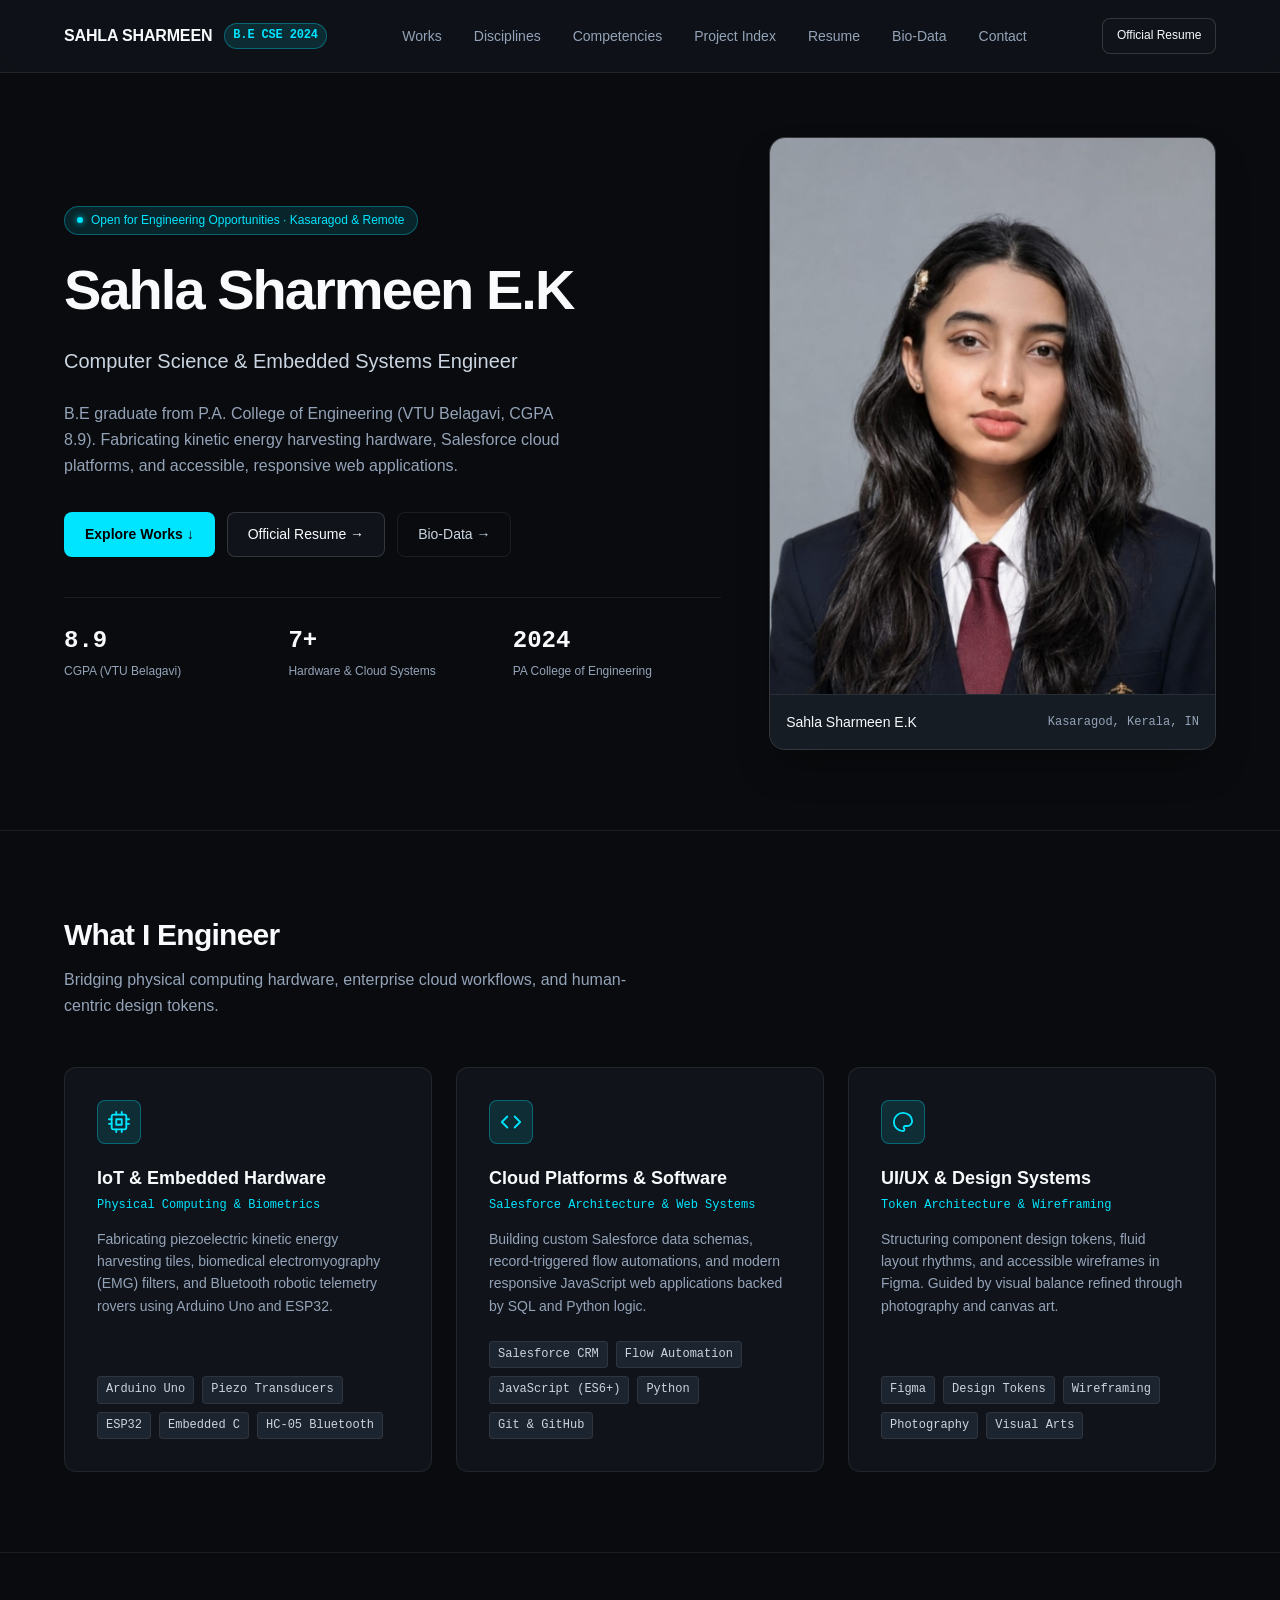
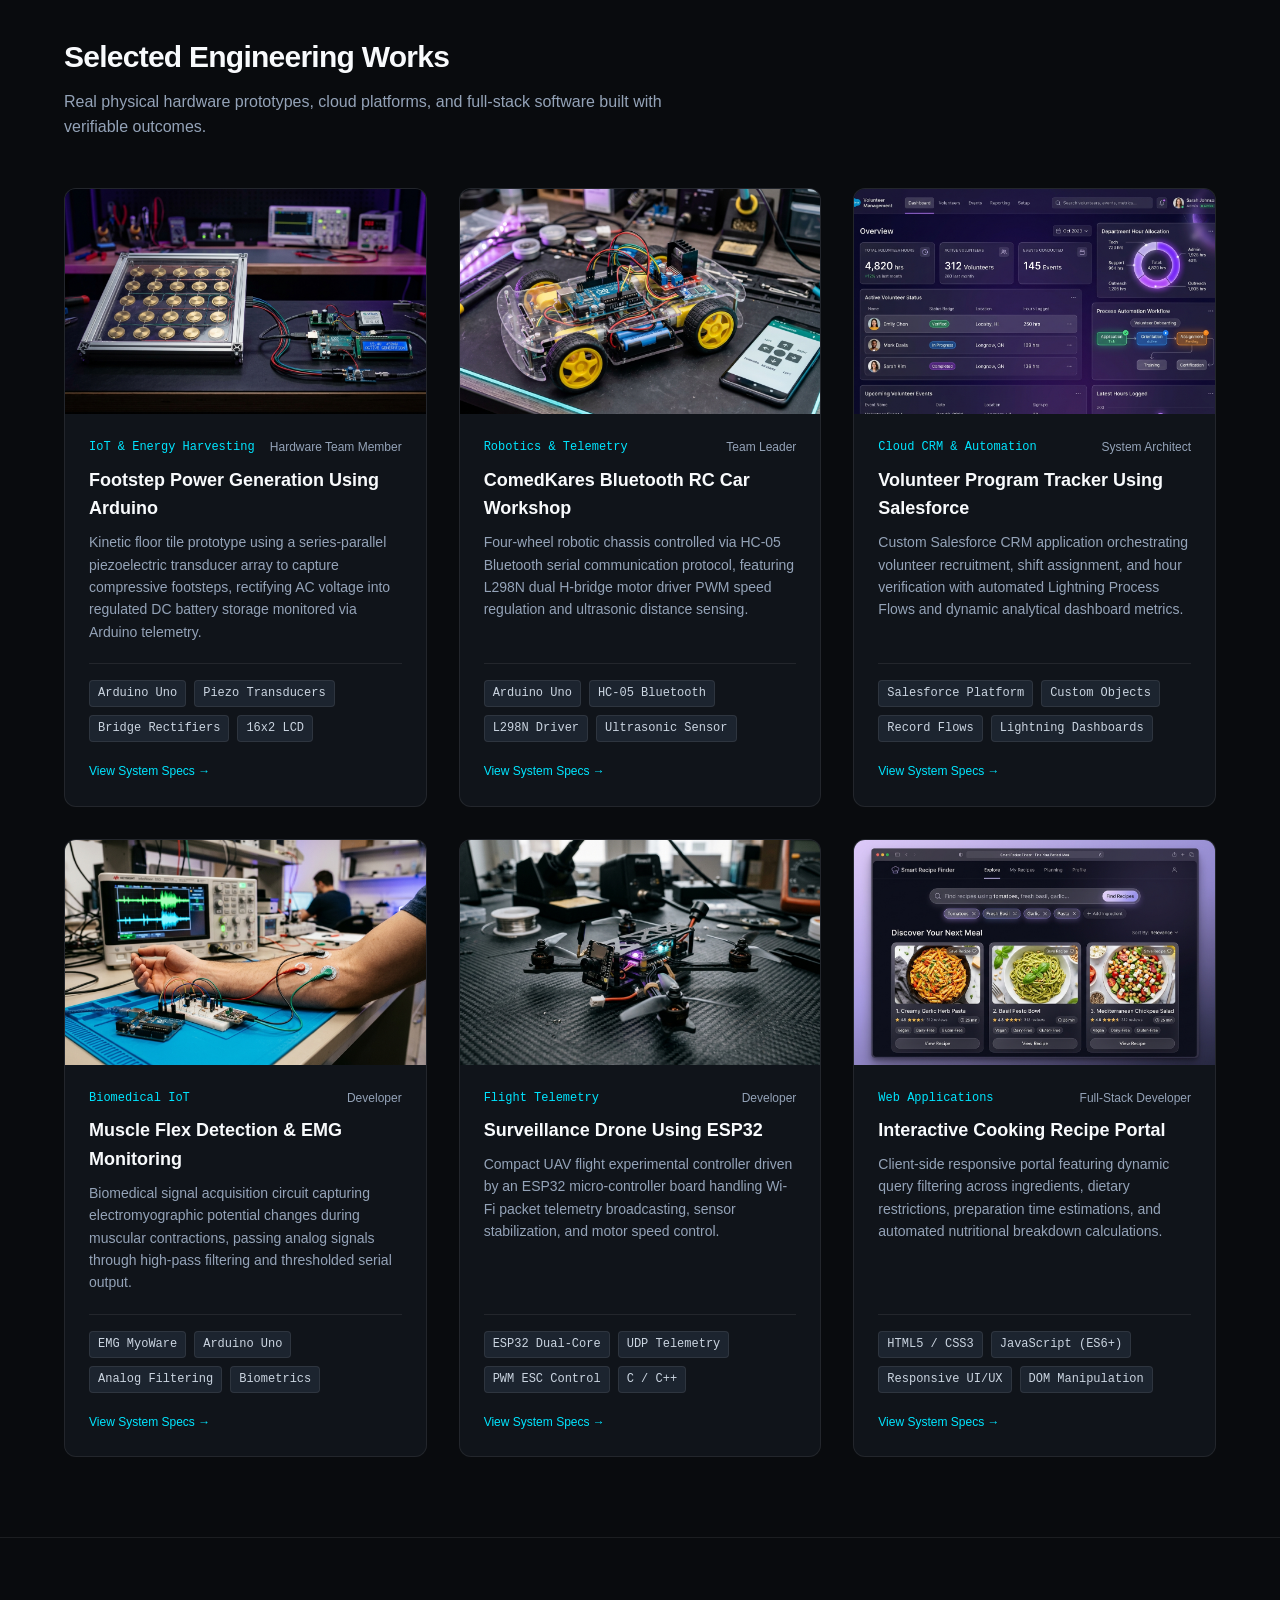
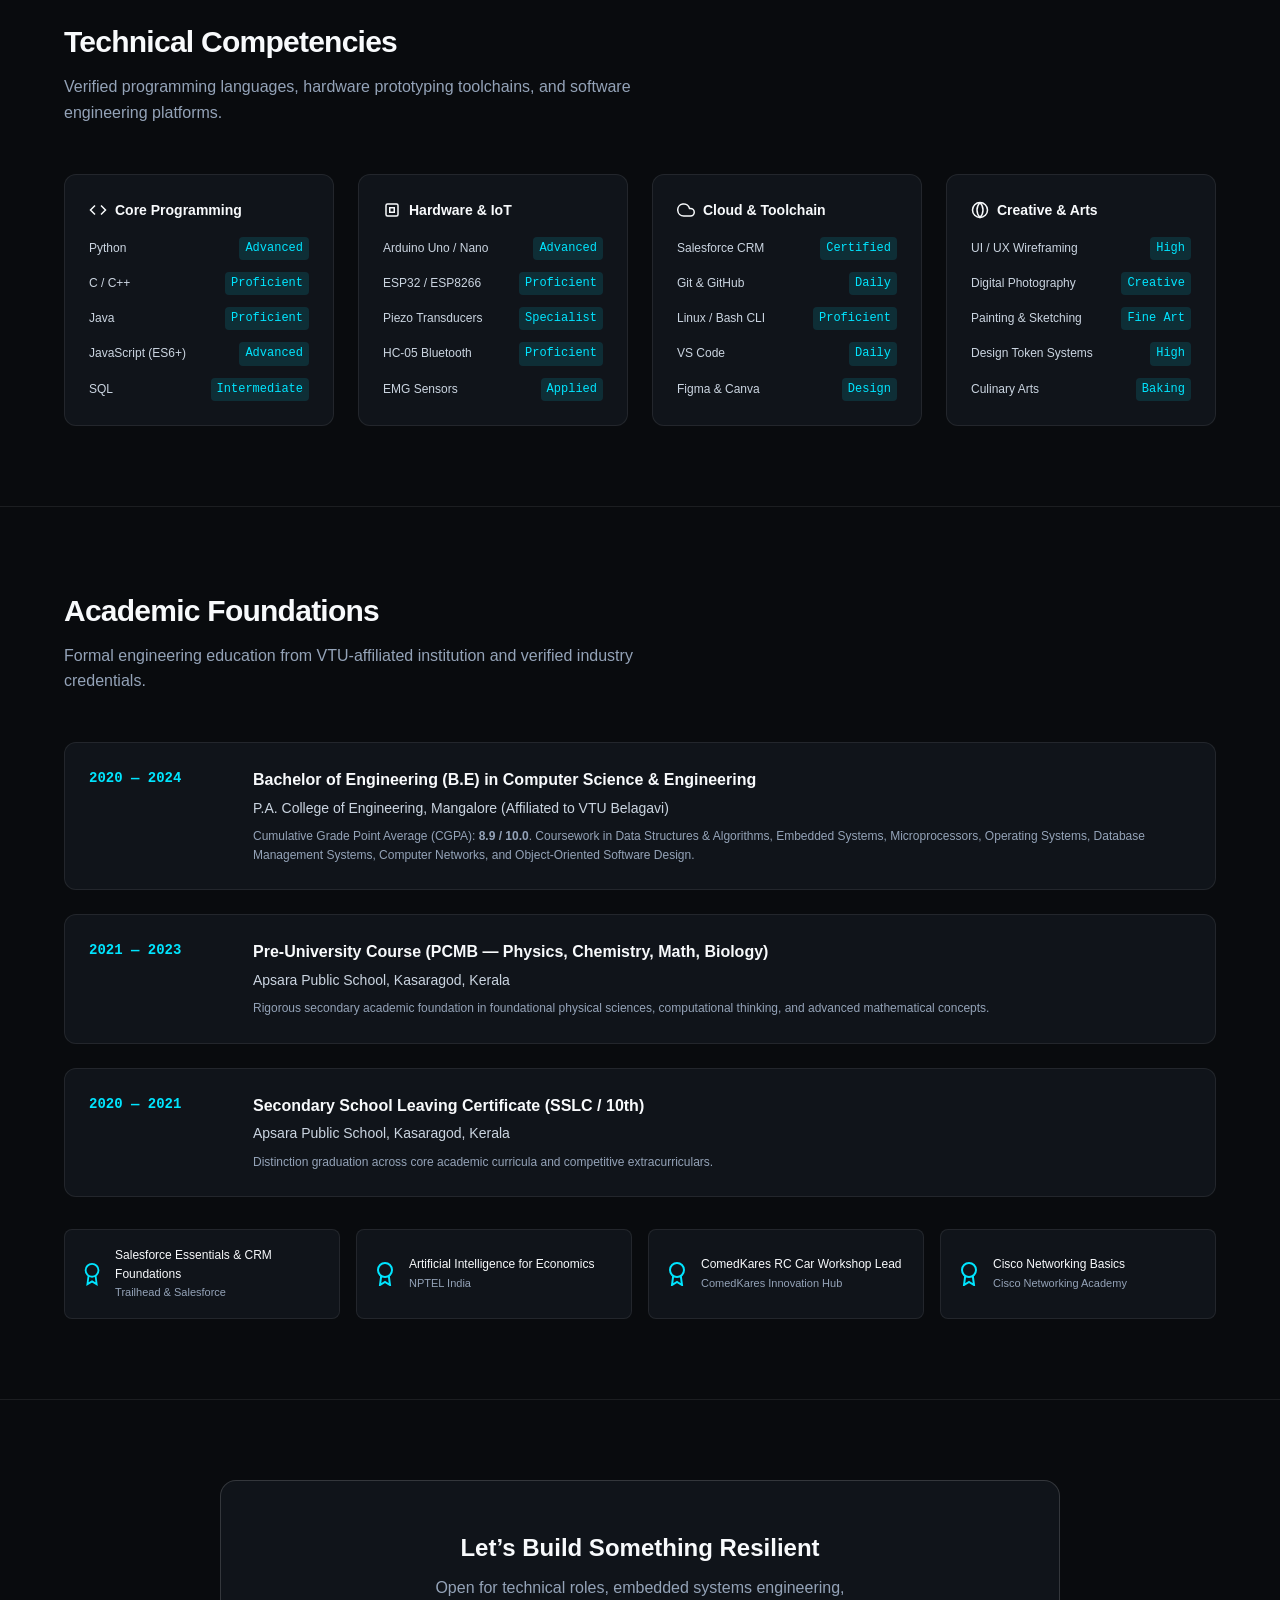
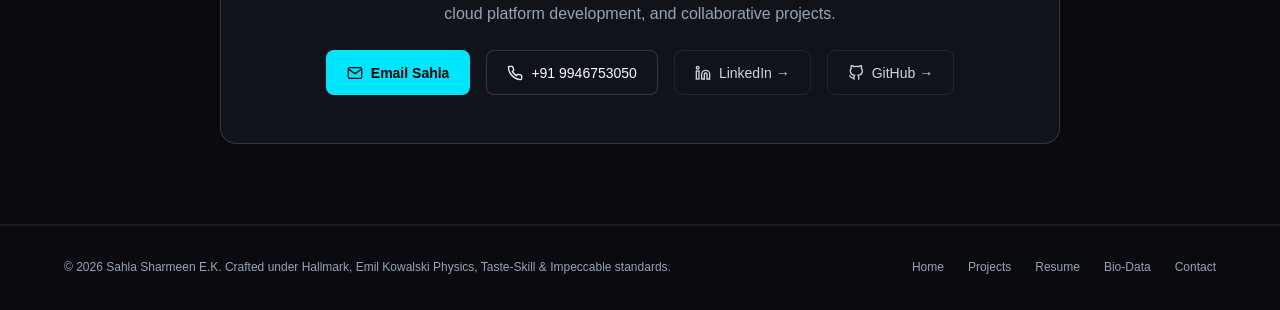
<file: index.html>
<!DOCTYPE html>
<html lang="en">
<head>
  <meta charset="UTF-8">
  <meta name="viewport" content="width=device-width, initial-scale=1.0">
  <title>Sahla Sharmeen E.K — Computer Science & Embedded Systems Engineer</title>
  <meta name="description" content="Engineering portfolio of Sahla Sharmeen E.K. Computer Science graduate (VTU Class of 2024, 8.9 CGPA) developing embedded IoT hardware, kinetic energy harvesters, and scalable cloud systems.">
  <meta name="theme-color" content="#090b0e">
  <meta name="author" content="Sahla Sharmeen E.K">

  <!-- Open Graph -->
  <meta property="og:title" content="Sahla Sharmeen E.K — Computer Science & Embedded Systems Engineer">
  <meta property="og:description" content="Engineering portfolio of Sahla Sharmeen E.K. Kinetic energy harvesting, embedded sensor systems, and responsive web platforms.">
  <meta property="og:type" content="website">
  <meta property="og:url" content="https://shahalasharmeen.github.io/">
  <meta property="og:image" content="assets/images/Passport Size.jpeg">

  <!-- Canonical Stylesheets -->
  <link rel="stylesheet" href="css/tokens.css?v=20261111_scratch">
  <link rel="stylesheet" href="css/style.css?v=20261111_scratch">
</head>
<body>

  <!-- Site Navigation Header -->
  <header class="site-header">
    <div class="container header-inner">
      <a href="index.html" class="brand-logo" aria-label="Sahla Sharmeen Home">
        <span class="brand-name">SAHLA SHARMEEN</span>
        <span class="brand-tag">B.E CSE 2024</span>
      </a>

      <nav class="nav-desktop" aria-label="Main Navigation">
        <a href="#works" class="nav-link">Works</a>
        <a href="#disciplines" class="nav-link">Disciplines</a>
        <a href="#skills" class="nav-link">Competencies</a>
        <a href="projects.html" class="nav-link">Project Index</a>
        <a href="resume.html" class="nav-link">Resume</a>
        <a href="biodata.html" class="nav-link">Bio-Data</a>
        <a href="contact.html" class="nav-link">Contact</a>
      </nav>

      <div class="header-actions">
        <a href="resume.html" class="btn btn-secondary btn-sm">Official Resume</a>
        <button type="button" class="mobile-toggle" id="mobileMenuToggle" aria-label="Toggle navigation menu" aria-expanded="false">
          <svg width="22" height="22" viewBox="0 0 24 24" fill="none" stroke="currentColor" stroke-width="2" stroke-linecap="round" stroke-linejoin="round">
            <line x1="3" y1="12" x2="21" y2="12"></line>
            <line x1="3" y1="6" x2="21" y2="6"></line>
            <line x1="3" y1="18" x2="21" y2="18"></line>
          </svg>
        </button>
      </div>
    </div>
  </header>

  <!-- Mobile Drawer Menu -->
  <div class="mobile-drawer" id="mobileNavDrawer" aria-hidden="true">
    <a href="index.html" class="mobile-nav-link active">Home</a>
    <a href="#works" class="mobile-nav-link">Selected Works</a>
    <a href="#disciplines" class="mobile-nav-link">Disciplines</a>
    <a href="#skills" class="mobile-nav-link">Competencies</a>
    <a href="projects.html" class="mobile-nav-link">Projects Index</a>
    <a href="resume.html" class="mobile-nav-link">Official Resume</a>
    <a href="biodata.html" class="mobile-nav-link">Bio-Data</a>
    <a href="contact.html" class="mobile-nav-link">Contact</a>
  </div>

  <main id="main">

    <!-- 1. Editorial Hero Section -->
    <section class="hero-section" aria-label="Introduction">
      <div class="container hero-grid">
        <div class="hero-content">
          <div class="hero-status">
            <span class="status-indicator"></span>
            Open for Engineering Opportunities · Kasaragod &amp; Remote
          </div>

          <h1 class="hero-title">Sahla Sharmeen E.K</h1>
          <div class="hero-discipline">Computer Science &amp; Embedded Systems Engineer</div>

          <p class="hero-lead">
            B.E graduate from P.A. College of Engineering (VTU Belagavi, CGPA 8.9). Fabricating kinetic energy harvesting hardware, Salesforce cloud platforms, and accessible, responsive web applications.
          </p>

          <div class="hero-actions">
            <a href="#works" class="btn btn-primary">Explore Works ↓</a>
            <a href="resume.html" class="btn btn-secondary">Official Resume &rarr;</a>
            <a href="biodata.html" class="btn btn-ghost">Bio-Data &rarr;</a>
          </div>

          <div class="hero-metrics">
            <div class="metric-item">
              <span class="metric-val">8.9</span>
              <span class="metric-lbl">CGPA (VTU Belagavi)</span>
            </div>
            <div class="metric-item">
              <span class="metric-val">7+</span>
              <span class="metric-lbl">Hardware &amp; Cloud Systems</span>
            </div>
            <div class="metric-item">
              <span class="metric-val">2024</span>
              <span class="metric-lbl">PA College of Engineering</span>
            </div>
          </div>
        </div>

        <!-- Architectural Portrait Frame -->
        <div class="hero-portrait-frame">
          <div class="portrait-image-wrap">
            <img src="assets/images/Passport Size.jpeg" alt="Sahla Sharmeen E.K" class="portrait-img" loading="eager" fetchpriority="high">
          </div>
          <div class="portrait-caption-bar">
            <span class="portrait-name">Sahla Sharmeen E.K</span>
            <span class="portrait-sub">Kasaragod, Kerala, IN</span>
          </div>
        </div>
      </div>
    </section>

    <!-- 2. Engineering Disciplines Section -->
    <section class="section" id="disciplines" aria-label="What I Engineer">
      <div class="container">
        <div class="section-header">
          <h2 class="section-title">What I Engineer</h2>
          <p class="section-subtitle">Bridging physical computing hardware, enterprise cloud workflows, and human-centric design tokens.</p>
        </div>

        <div class="disciplines-grid">
          <!-- Card 1: Hardware & IoT -->
          <article class="discipline-card">
            <div class="discipline-icon">
              <svg width="22" height="22" viewBox="0 0 24 24" fill="none" stroke="currentColor" stroke-width="2" stroke-linecap="round" stroke-linejoin="round">
                <rect x="4" y="4" width="16" height="16" rx="2"></rect>
                <rect x="9" y="9" width="6" height="6"></rect>
                <line x1="9" y1="1" x2="9" y2="4"></line>
                <line x1="15" y1="1" x2="15" y2="4"></line>
                <line x1="9" y1="20" x2="9" y2="23"></line>
                <line x1="15" y1="20" x2="15" y2="23"></line>
                <line x1="20" y1="9" x2="23" y2="9"></line>
                <line x1="20" y1="14" x2="23" y2="14"></line>
                <line x1="1" y1="9" x2="4" y2="9"></line>
                <line x1="1" y1="14" x2="4" y2="14"></line>
              </svg>
            </div>
            <h3 class="discipline-title">IoT &amp; Embedded Hardware</h3>
            <div class="discipline-focus">Physical Computing &amp; Biometrics</div>
            <p class="discipline-desc">
              Fabricating piezoelectric kinetic energy harvesting tiles, biomedical electromyography (EMG) filters, and Bluetooth robotic telemetry rovers using Arduino Uno and ESP32.
            </p>
            <div class="discipline-tags">
              <span class="tech-tag">Arduino Uno</span>
              <span class="tech-tag">Piezo Transducers</span>
              <span class="tech-tag">ESP32</span>
              <span class="tech-tag">Embedded C</span>
              <span class="tech-tag">HC-05 Bluetooth</span>
            </div>
          </article>

          <!-- Card 2: Cloud & Software -->
          <article class="discipline-card">
            <div class="discipline-icon">
              <svg width="22" height="22" viewBox="0 0 24 24" fill="none" stroke="currentColor" stroke-width="2" stroke-linecap="round" stroke-linejoin="round">
                <polyline points="16 18 22 12 16 6"></polyline>
                <polyline points="8 6 2 12 8 18"></polyline>
              </svg>
            </div>
            <h3 class="discipline-title">Cloud Platforms &amp; Software</h3>
            <div class="discipline-focus">Salesforce Architecture &amp; Web Systems</div>
            <p class="discipline-desc">
              Building custom Salesforce data schemas, record-triggered flow automations, and modern responsive JavaScript web applications backed by SQL and Python logic.
            </p>
            <div class="discipline-tags">
              <span class="tech-tag">Salesforce CRM</span>
              <span class="tech-tag">Flow Automation</span>
              <span class="tech-tag">JavaScript (ES6+)</span>
              <span class="tech-tag">Python</span>
              <span class="tech-tag">Git &amp; GitHub</span>
            </div>
          </article>

          <!-- Card 3: UI/UX & Design Systems -->
          <article class="discipline-card">
            <div class="discipline-icon">
              <svg width="22" height="22" viewBox="0 0 24 24" fill="none" stroke="currentColor" stroke-width="2" stroke-linecap="round" stroke-linejoin="round">
                <path d="M12 2C6.5 2 2 6.5 2 12s4.5 10 10 10c.926 0 1.648-.746 1.648-1.688 0-.437-.18-.835-.437-1.125-.29-.289-.438-.652-.438-1.125a1.64 1.64 0 0 1 1.668-1.668h1.996c3.051 0 5.555-2.503 5.555-5.554C21.965 6.012 17.461 2 12 2z"></path>
              </svg>
            </div>
            <h3 class="discipline-title">UI/UX &amp; Design Systems</h3>
            <div class="discipline-focus">Token Architecture &amp; Wireframing</div>
            <p class="discipline-desc">
              Structuring component design tokens, fluid layout rhythms, and accessible wireframes in Figma. Guided by visual balance refined through photography and canvas art.
            </p>
            <div class="discipline-tags">
              <span class="tech-tag">Figma</span>
              <span class="tech-tag">Design Tokens</span>
              <span class="tech-tag">Wireframing</span>
              <span class="tech-tag">Photography</span>
              <span class="tech-tag">Visual Arts</span>
            </div>
          </article>
        </div>
      </div>
    </section>

    <!-- 3. Selected Engineering Works -->
    <section class="section" id="works" aria-label="Selected Engineering Works">
      <div class="container">
        <div class="section-header">
          <h2 class="section-title">Selected Engineering Works</h2>
          <p class="section-subtitle">Real physical hardware prototypes, cloud platforms, and full-stack software built with verifiable outcomes.</p>
        </div>

        <div class="works-grid">

          <!-- Project 1: Footstep Power -->
          <article class="work-card">
            <div class="work-thumbnail-wrap">
              <img src="assets/images/projects/footstep-power.jpg" alt="Footstep Power Generation using Piezoelectric Sensors" class="work-img" loading="lazy">
            </div>
            <div class="work-body">
              <div class="work-category-row">
                <span class="work-category">IoT &amp; Energy Harvesting</span>
                <span class="work-role">Hardware Team Member</span>
              </div>
              <h3 class="work-title">Footstep Power Generation Using Arduino</h3>
              <p class="work-desc">
                Kinetic floor tile prototype using a series-parallel piezoelectric transducer array to capture compressive footsteps, rectifying AC voltage into regulated DC battery storage monitored via Arduino telemetry.
              </p>
              <div class="work-specs">
                <span class="tech-tag">Arduino Uno</span>
                <span class="tech-tag">Piezo Transducers</span>
                <span class="tech-tag">Bridge Rectifiers</span>
                <span class="tech-tag">16x2 LCD</span>
              </div>
              <div class="work-footer">
                <a href="projects.html#footstep-power" class="work-link">View System Specs &rarr;</a>
              </div>
            </div>
          </article>

          <!-- Project 2: Bluetooth RC Car -->
          <article class="work-card">
            <div class="work-thumbnail-wrap">
              <img src="assets/images/projects/bluetooth-rc-car.jpg" alt="ComedKares Bluetooth RC Car Workshop Rover" class="work-img" loading="lazy">
            </div>
            <div class="work-body">
              <div class="work-category-row">
                <span class="work-category">Robotics &amp; Telemetry</span>
                <span class="work-role">Team Leader</span>
              </div>
              <h3 class="work-title">ComedKares Bluetooth RC Car Workshop</h3>
              <p class="work-desc">
                Four-wheel robotic chassis controlled via HC-05 Bluetooth serial communication protocol, featuring L298N dual H-bridge motor driver PWM speed regulation and ultrasonic distance sensing.
              </p>
              <div class="work-specs">
                <span class="tech-tag">Arduino Uno</span>
                <span class="tech-tag">HC-05 Bluetooth</span>
                <span class="tech-tag">L298N Driver</span>
                <span class="tech-tag">Ultrasonic Sensor</span>
              </div>
              <div class="work-footer">
                <a href="projects.html#rc-car" class="work-link">View System Specs &rarr;</a>
              </div>
            </div>
          </article>

          <!-- Project 3: Salesforce Volunteer Tracker -->
          <article class="work-card">
            <div class="work-thumbnail-wrap">
              <img src="assets/images/projects/salesforce-tracker.jpg" alt="Salesforce Volunteer Program Tracker CRM" class="work-img" loading="lazy">
            </div>
            <div class="work-body">
              <div class="work-category-row">
                <span class="work-category">Cloud CRM &amp; Automation</span>
                <span class="work-role">System Architect</span>
              </div>
              <h3 class="work-title">Volunteer Program Tracker Using Salesforce</h3>
              <p class="work-desc">
                Custom Salesforce CRM application orchestrating volunteer recruitment, shift assignment, and hour verification with automated Lightning Process Flows and dynamic analytical dashboard metrics.
              </p>
              <div class="work-specs">
                <span class="tech-tag">Salesforce Platform</span>
                <span class="tech-tag">Custom Objects</span>
                <span class="tech-tag">Record Flows</span>
                <span class="tech-tag">Lightning Dashboards</span>
              </div>
              <div class="work-footer">
                <a href="projects.html#salesforce-tracker" class="work-link">View System Specs &rarr;</a>
              </div>
            </div>
          </article>

          <!-- Project 4: EMG Biomedical Health Sensor -->
          <article class="work-card">
            <div class="work-thumbnail-wrap">
              <img src="assets/images/projects/emg-sensor.jpg" alt="Muscle Flex Detection &amp; IoT Monitoring EMG" class="work-img" loading="lazy">
            </div>
            <div class="work-body">
              <div class="work-category-row">
                <span class="work-category">Biomedical IoT</span>
                <span class="work-role">Developer</span>
              </div>
              <h3 class="work-title">Muscle Flex Detection &amp; EMG Monitoring</h3>
              <p class="work-desc">
                Biomedical signal acquisition circuit capturing electromyographic potential changes during muscular contractions, passing analog signals through high-pass filtering and thresholded serial output.
              </p>
              <div class="work-specs">
                <span class="tech-tag">EMG MyoWare</span>
                <span class="tech-tag">Arduino Uno</span>
                <span class="tech-tag">Analog Filtering</span>
                <span class="tech-tag">Biometrics</span>
              </div>
              <div class="work-footer">
                <a href="projects.html#emg-sensor" class="work-link">View System Specs &rarr;</a>
              </div>
            </div>
          </article>

          <!-- Project 5: ESP32 Surveillance Drone -->
          <article class="work-card">
            <div class="work-thumbnail-wrap">
              <img src="assets/images/projects/surveillance-drone.jpg" alt="Surveillance Drone Platform using ESP32" class="work-img" loading="lazy">
            </div>
            <div class="work-body">
              <div class="work-category-row">
                <span class="work-category">Flight Telemetry</span>
                <span class="work-role">Developer</span>
              </div>
              <h3 class="work-title">Surveillance Drone Using ESP32</h3>
              <p class="work-desc">
                Compact UAV flight experimental controller driven by an ESP32 micro-controller board handling Wi-Fi packet telemetry broadcasting, sensor stabilization, and motor speed control.
              </p>
              <div class="work-specs">
                <span class="tech-tag">ESP32 Dual-Core</span>
                <span class="tech-tag">UDP Telemetry</span>
                <span class="tech-tag">PWM ESC Control</span>
                <span class="tech-tag">C / C++</span>
              </div>
              <div class="work-footer">
                <a href="projects.html#drone" class="work-link">View System Specs &rarr;</a>
              </div>
            </div>
          </article>

          <!-- Project 6: Recipe Portal -->
          <article class="work-card">
            <div class="work-thumbnail-wrap">
              <img src="assets/images/projects/recipe-portal.jpg" alt="Cooking Recipe &amp; Dietary Portal" class="work-img" loading="lazy">
            </div>
            <div class="work-body">
              <div class="work-category-row">
                <span class="work-category">Web Applications</span>
                <span class="work-role">Full-Stack Developer</span>
              </div>
              <h3 class="work-title">Interactive Cooking Recipe Portal</h3>
              <p class="work-desc">
                Client-side responsive portal featuring dynamic query filtering across ingredients, dietary restrictions, preparation time estimations, and automated nutritional breakdown calculations.
              </p>
              <div class="work-specs">
                <span class="tech-tag">HTML5 / CSS3</span>
                <span class="tech-tag">JavaScript (ES6+)</span>
                <span class="tech-tag">Responsive UI/UX</span>
                <span class="tech-tag">DOM Manipulation</span>
              </div>
              <div class="work-footer">
                <a href="projects.html#recipe-portal" class="work-link">View System Specs &rarr;</a>
              </div>
            </div>
          </article>

        </div>
      </div>
    </section>

    <!-- 4. Technical Competencies Matrix -->
    <section class="section" id="skills" aria-label="Technical Competencies">
      <div class="container">
        <div class="section-header">
          <h2 class="section-title">Technical Competencies</h2>
          <p class="section-subtitle">Verified programming languages, hardware prototyping toolchains, and software engineering platforms.</p>
        </div>

        <div class="skills-matrix">
          <!-- Column 1: Core Languages -->
          <div class="skill-category-box">
            <h3 class="skill-cat-title">
              <svg width="18" height="18" viewBox="0 0 24 24" fill="none" stroke="currentColor" stroke-width="2"><polyline points="16 18 22 12 16 6"></polyline><polyline points="8 6 2 12 8 18"></polyline></svg>
              Core Programming
            </h3>
            <ul class="skill-list">
              <li class="skill-row"><span class="skill-name">Python</span><span class="skill-level-badge">Advanced</span></li>
              <li class="skill-row"><span class="skill-name">C / C++</span><span class="skill-level-badge">Proficient</span></li>
              <li class="skill-row"><span class="skill-name">Java</span><span class="skill-level-badge">Proficient</span></li>
              <li class="skill-row"><span class="skill-name">JavaScript (ES6+)</span><span class="skill-level-badge">Advanced</span></li>
              <li class="skill-row"><span class="skill-name">SQL</span><span class="skill-level-badge">Intermediate</span></li>
            </ul>
          </div>

          <!-- Column 2: Hardware & Embedded -->
          <div class="skill-category-box">
            <h3 class="skill-cat-title">
              <svg width="18" height="18" viewBox="0 0 24 24" fill="none" stroke="currentColor" stroke-width="2"><rect x="4" y="4" width="16" height="16" rx="2"></rect><rect x="9" y="9" width="6" height="6"></rect></svg>
              Hardware &amp; IoT
            </h3>
            <ul class="skill-list">
              <li class="skill-row"><span class="skill-name">Arduino Uno / Nano</span><span class="skill-level-badge">Advanced</span></li>
              <li class="skill-row"><span class="skill-name">ESP32 / ESP8266</span><span class="skill-level-badge">Proficient</span></li>
              <li class="skill-row"><span class="skill-name">Piezo Transducers</span><span class="skill-level-badge">Specialist</span></li>
              <li class="skill-row"><span class="skill-name">HC-05 Bluetooth</span><span class="skill-level-badge">Proficient</span></li>
              <li class="skill-row"><span class="skill-name">EMG Sensors</span><span class="skill-level-badge">Applied</span></li>
            </ul>
          </div>

          <!-- Column 3: Cloud & Platforms -->
          <div class="skill-category-box">
            <h3 class="skill-cat-title">
              <svg width="18" height="18" viewBox="0 0 24 24" fill="none" stroke="currentColor" stroke-width="2"><path d="M18 10h-1.26A8 8 0 1 0 9 20h9a5 5 0 0 0 0-10z"></path></svg>
              Cloud &amp; Toolchain
            </h3>
            <ul class="skill-list">
              <li class="skill-row"><span class="skill-name">Salesforce CRM</span><span class="skill-level-badge">Certified</span></li>
              <li class="skill-row"><span class="skill-name">Git &amp; GitHub</span><span class="skill-level-badge">Daily</span></li>
              <li class="skill-row"><span class="skill-name">Linux / Bash CLI</span><span class="skill-level-badge">Proficient</span></li>
              <li class="skill-row"><span class="skill-name">VS Code</span><span class="skill-level-badge">Daily</span></li>
              <li class="skill-row"><span class="skill-name">Figma &amp; Canva</span><span class="skill-level-badge">Design</span></li>
            </ul>
          </div>

          <!-- Column 4: Creative Disciplines -->
          <div class="skill-category-box">
            <h3 class="skill-cat-title">
              <svg width="18" height="18" viewBox="0 0 24 24" fill="none" stroke="currentColor" stroke-width="2"><circle cx="12" cy="12" r="10"></circle><path d="M12 2a14.5 14.5 0 0 0 0 20 14.5 14.5 0 0 0 0-20"></path></svg>
              Creative &amp; Arts
            </h3>
            <ul class="skill-list">
              <li class="skill-row"><span class="skill-name">UI / UX Wireframing</span><span class="skill-level-badge">High</span></li>
              <li class="skill-row"><span class="skill-name">Digital Photography</span><span class="skill-level-badge">Creative</span></li>
              <li class="skill-row"><span class="skill-name">Painting &amp; Sketching</span><span class="skill-level-badge">Fine Art</span></li>
              <li class="skill-row"><span class="skill-name">Design Token Systems</span><span class="skill-level-badge">High</span></li>
              <li class="skill-row"><span class="skill-name">Culinary Arts</span><span class="skill-level-badge">Baking</span></li>
            </ul>
          </div>
        </div>
      </div>
    </section>

    <!-- 5. Academic Foundations & Certifications -->
    <section class="section" id="education" aria-label="Academic Credentials">
      <div class="container">
        <div class="section-header">
          <h2 class="section-title">Academic Foundations</h2>
          <p class="section-subtitle">Formal engineering education from VTU-affiliated institution and verified industry credentials.</p>
        </div>

        <div class="timeline-list">
          <!-- Education 1 -->
          <article class="timeline-card">
            <div class="timeline-year">2020 — 2024</div>
            <div>
              <h3 class="timeline-degree">Bachelor of Engineering (B.E) in Computer Science &amp; Engineering</h3>
              <div class="timeline-institution">P.A. College of Engineering, Mangalore (Affiliated to VTU Belagavi)</div>
              <div class="timeline-details">
                Cumulative Grade Point Average (CGPA): <strong>8.9 / 10.0</strong>. Coursework in Data Structures &amp; Algorithms, Embedded Systems, Microprocessors, Operating Systems, Database Management Systems, Computer Networks, and Object-Oriented Software Design.
              </div>
            </div>
          </article>

          <!-- Education 2 -->
          <article class="timeline-card">
            <div class="timeline-year">2021 — 2023</div>
            <div>
              <h3 class="timeline-degree">Pre-University Course (PCMB — Physics, Chemistry, Math, Biology)</h3>
              <div class="timeline-institution">Apsara Public School, Kasaragod, Kerala</div>
              <div class="timeline-details">
                Rigorous secondary academic foundation in foundational physical sciences, computational thinking, and advanced mathematical concepts.
              </div>
            </div>
          </article>

          <!-- Education 3 -->
          <article class="timeline-card">
            <div class="timeline-year">2020 — 2021</div>
            <div>
              <h3 class="timeline-degree">Secondary School Leaving Certificate (SSLC / 10th)</h3>
              <div class="timeline-institution">Apsara Public School, Kasaragod, Kerala</div>
              <div class="timeline-details">
                Distinction graduation across core academic curricula and competitive extracurriculars.
              </div>
            </div>
          </article>
        </div>

        <!-- Certifications Grid -->
        <div class="cert-grid">
          <div class="cert-card">
            <div class="cert-icon">
              <svg width="24" height="24" viewBox="0 0 24 24" fill="none" stroke="currentColor" stroke-width="2"><circle cx="12" cy="8" r="7"></circle><polyline points="8.21 13.89 7 23 12 20 17 23 15.79 13.88"></polyline></svg>
            </div>
            <div>
              <div class="cert-title">Salesforce Essentials &amp; CRM Foundations</div>
              <div class="cert-issuer">Trailhead &amp; Salesforce</div>
            </div>
          </div>

          <div class="cert-card">
            <div class="cert-icon">
              <svg width="24" height="24" viewBox="0 0 24 24" fill="none" stroke="currentColor" stroke-width="2"><circle cx="12" cy="8" r="7"></circle><polyline points="8.21 13.89 7 23 12 20 17 23 15.79 13.88"></polyline></svg>
            </div>
            <div>
              <div class="cert-title">Artificial Intelligence for Economics</div>
              <div class="cert-issuer">NPTEL India</div>
            </div>
          </div>

          <div class="cert-card">
            <div class="cert-icon">
              <svg width="24" height="24" viewBox="0 0 24 24" fill="none" stroke="currentColor" stroke-width="2"><circle cx="12" cy="8" r="7"></circle><polyline points="8.21 13.89 7 23 12 20 17 23 15.79 13.88"></polyline></svg>
            </div>
            <div>
              <div class="cert-title">ComedKares RC Car Workshop Lead</div>
              <div class="cert-issuer">ComedKares Innovation Hub</div>
            </div>
          </div>

          <div class="cert-card">
            <div class="cert-icon">
              <svg width="24" height="24" viewBox="0 0 24 24" fill="none" stroke="currentColor" stroke-width="2"><circle cx="12" cy="8" r="7"></circle><polyline points="8.21 13.89 7 23 12 20 17 23 15.79 13.88"></polyline></svg>
            </div>
            <div>
              <div class="cert-title">Cisco Networking Basics</div>
              <div class="cert-issuer">Cisco Networking Academy</div>
            </div>
          </div>
        </div>
      </div>
    </section>

    <!-- 6. Direct Contact & Dispatch Callout -->
    <section class="section" id="contact" aria-label="Connect">
      <div class="container">
        <div class="contact-banner">
          <h2 class="contact-title">Let&rsquo;s Build Something Resilient</h2>
          <p class="contact-subtitle">
            Open for technical roles, embedded systems engineering, cloud platform development, and collaborative projects.
          </p>
          <div class="contact-links-row">
            <a href="mailto:sahlasharmeen@email.com" class="btn btn-primary">
              <svg width="16" height="16" viewBox="0 0 24 24" fill="none" stroke="currentColor" stroke-width="2"><path d="M4 4h16c1.1 0 2 .9 2 2v12c0 1.1-.9 2-2 2H4c-1.1 0-2-.9-2-2V6c0-1.1.9-2 2-2z"></path><polyline points="22,6 12,13 2,6"></polyline></svg>
              Email Sahla
            </a>
            <a href="tel:+919946753050" class="btn btn-secondary">
              <svg width="16" height="16" viewBox="0 0 24 24" fill="none" stroke="currentColor" stroke-width="2"><path d="M22 16.92v3a2 2 0 0 1-2.18 2 19.79 19.79 0 0 1-8.63-3.07 19.5 19.5 0 0 1-6-6 19.79 19.79 0 0 1-3.07-8.67A2 2 0 0 1 4.11 2h3a2 2 0 0 1 2 1.72 12.84 12.84 0 0 0 .7 2.81 2 2 0 0 1-.45 2.11L8.09 9.91a16 16 0 0 0 6 6l1.27-1.27a2 2 0 0 1 2.11-.45 12.84 12.84 0 0 0 2.81.7A2 2 0 0 1 22 16.92z"></path></svg>
              +91 9946753050
            </a>
            <a href="https://linkedin.com/in/shahalasharmeen" target="_blank" rel="noopener noreferrer" class="btn btn-ghost">
              <svg width="16" height="16" viewBox="0 0 24 24" fill="none" stroke="currentColor" stroke-width="2"><path d="M16 8a6 6 0 0 1 6 6v7h-4v-7a2 2 0 0 0-2-2 2 2 0 0 0-2 2v7h-4v-7a6 6 0 0 1 6-6z"></path><rect x="2" y="9" width="4" height="12"></rect><circle cx="4" cy="4" r="2"></circle></svg>
              LinkedIn &rarr;
            </a>
            <a href="https://github.com/shahalasharmeen" target="_blank" rel="noopener noreferrer" class="btn btn-ghost">
              <svg width="16" height="16" viewBox="0 0 24 24" fill="none" stroke="currentColor" stroke-width="2"><path d="M9 19c-5 1.5-5-2.5-7-3m14 6v-3.87a3.37 3.37 0 0 0-.94-2.61c3.14-.35 6.44-1.54 6.44-7A5.44 5.44 0 0 0 20 4.77 5.07 5.07 0 0 0 19.91 1S18.73.65 16 2.48a13.38 13.38 0 0 0-7 0C6.27.65 5.09 1 5.09 1A5.07 5.07 0 0 0 5 4.77a5.44 5.44 0 0 0-1.5 3.78c0 5.42 3.3 6.61 6.44 7A3.37 3.37 0 0 0 9 18.13V22"></path></svg>
              GitHub &rarr;
            </a>
          </div>
        </div>
      </div>
    </section>

  </main>

  <!-- Site Footer -->
  <footer class="site-footer">
    <div class="container footer-inner">
      <div>
        &copy; 2026 Sahla Sharmeen E.K. Crafted under Hallmark, Emil Kowalski Physics, Taste-Skill &amp; Impeccable standards.
      </div>
      <div class="footer-links">
        <a href="index.html" class="footer-link">Home</a>
        <a href="projects.html" class="footer-link">Projects</a>
        <a href="resume.html" class="footer-link">Resume</a>
        <a href="biodata.html" class="footer-link">Bio-Data</a>
        <a href="contact.html" class="footer-link">Contact</a>
      </div>
    </div>
  </footer>

  <!-- Vanilla JavaScript -->
  <script src="js/main.js?v=20261111_scratch"></script>
</body>
</html>
</file>
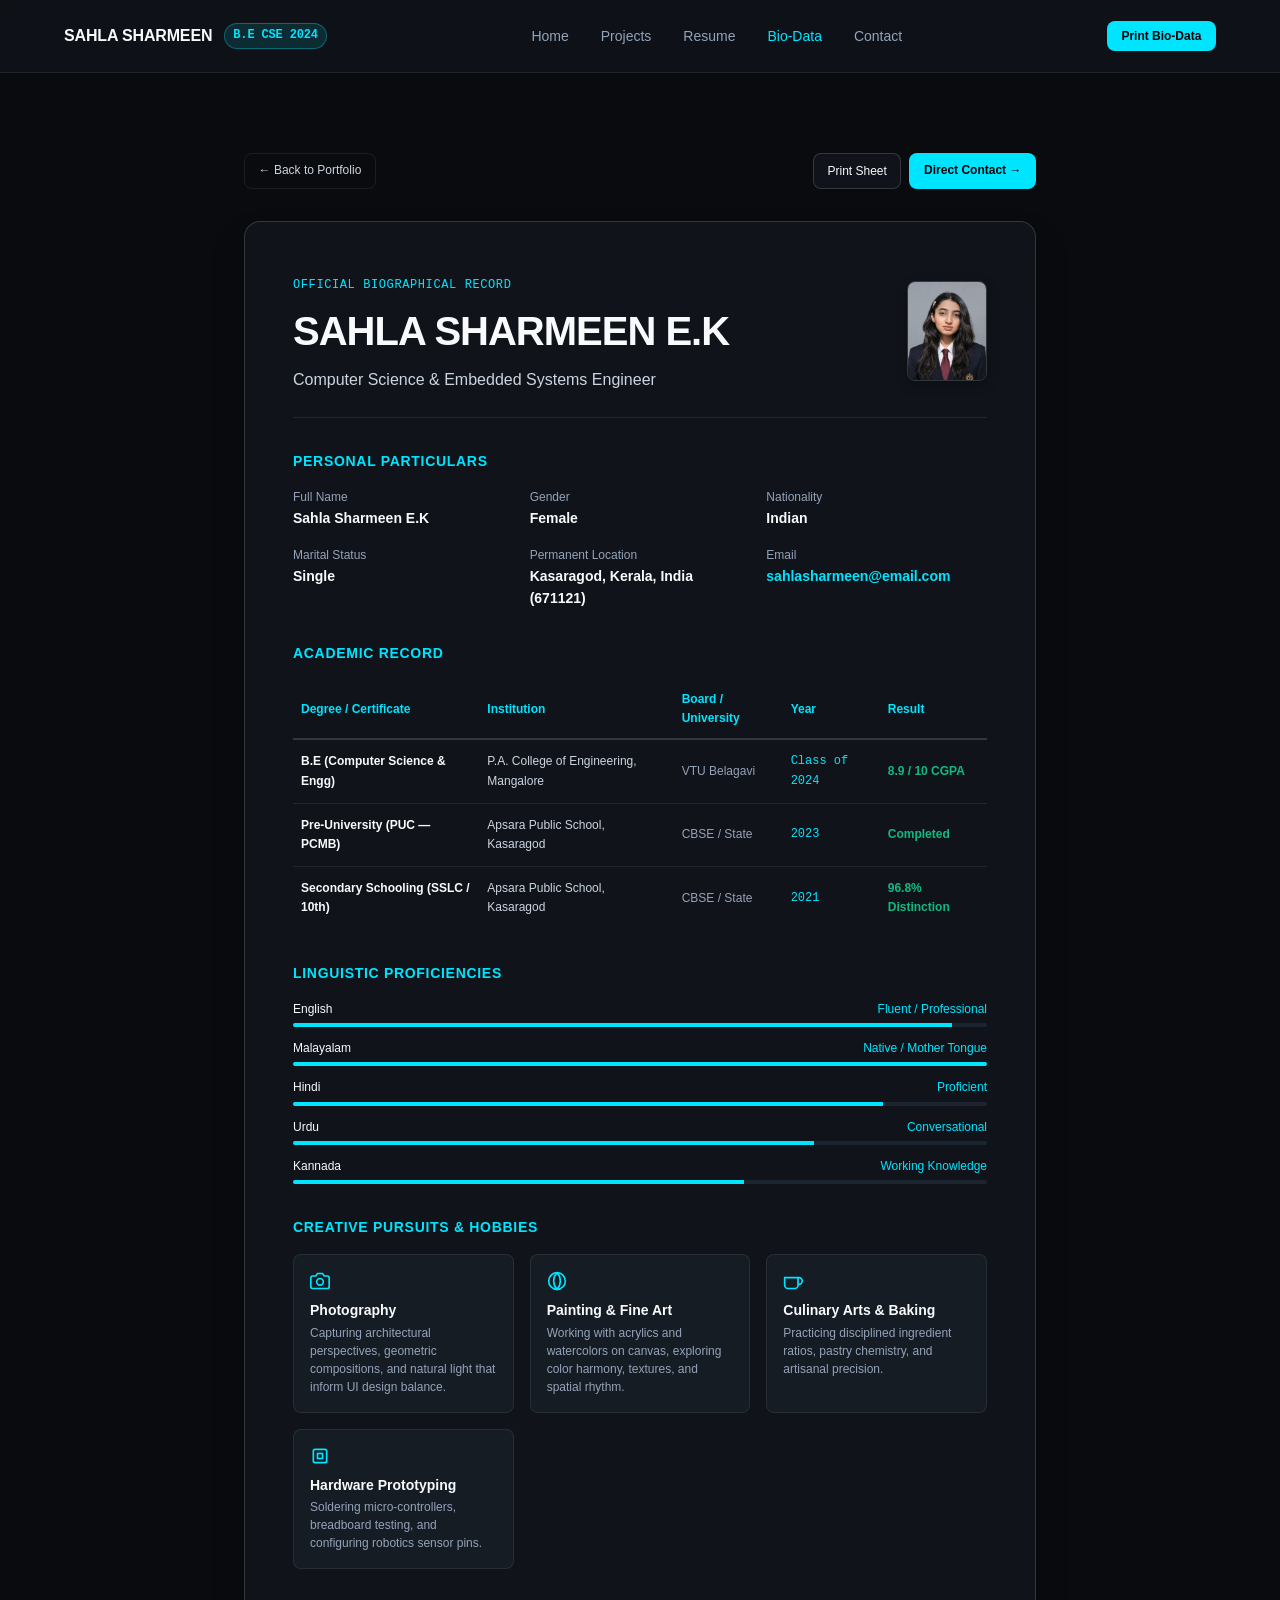
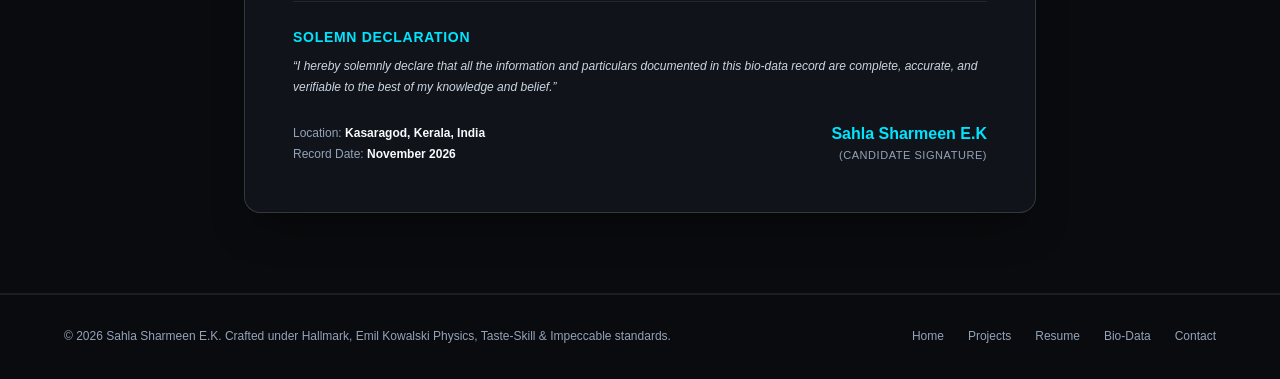
<file: biodata.html>
<!DOCTYPE html>
<html lang="en">
<head>
  <meta charset="UTF-8">
  <meta name="viewport" content="width=device-width, initial-scale=1.0">
  <title>Personal Bio-Data &amp; Biographical Profile — Sahla Sharmeen E.K</title>
  <meta name="description" content="Personal bio-data, academic credentials, multilingual capabilities, and creative pursuits of Sahla Sharmeen E.K. Computer Science Engineer from Kasaragod, Kerala.">
  <meta name="theme-color" content="#090b0e">
  <meta name="author" content="Sahla Sharmeen E.K">

  <!-- Stylesheets -->
  <link rel="stylesheet" href="css/tokens.css?v=20261111_scratch">
  <link rel="stylesheet" href="css/style.css?v=20261111_scratch">
  <link rel="stylesheet" href="css/print.css?v=20261111_scratch" media="print">
</head>
<body>

  <!-- Site Navigation Header -->
  <header class="site-header">
    <div class="container header-inner">
      <a href="index.html" class="brand-logo" aria-label="Sahla Sharmeen Home">
        <span class="brand-name">SAHLA SHARMEEN</span>
        <span class="brand-tag">B.E CSE 2024</span>
      </a>

      <nav class="nav-desktop" aria-label="Main Navigation">
        <a href="index.html" class="nav-link">Home</a>
        <a href="projects.html" class="nav-link">Projects</a>
        <a href="resume.html" class="nav-link">Resume</a>
        <a href="biodata.html" class="nav-link active">Bio-Data</a>
        <a href="contact.html" class="nav-link">Contact</a>
      </nav>

      <div class="header-actions">
        <button type="button" class="btn btn-primary btn-sm" onclick="window.print()">Print Bio-Data</button>
        <button type="button" class="mobile-toggle" id="mobileMenuToggle" aria-label="Toggle navigation menu" aria-expanded="false">
          <svg width="22" height="22" viewBox="0 0 24 24" fill="none" stroke="currentColor" stroke-width="2" stroke-linecap="round" stroke-linejoin="round">
            <line x1="3" y1="12" x2="21" y2="12"></line>
            <line x1="3" y1="6" x2="21" y2="6"></line>
            <line x1="3" y1="18" x2="21" y2="18"></line>
          </svg>
        </button>
      </div>
    </div>
  </header>

  <!-- Mobile Drawer Menu -->
  <div class="mobile-drawer" id="mobileNavDrawer" aria-hidden="true">
    <a href="index.html" class="mobile-nav-link">Home</a>
    <a href="projects.html" class="mobile-nav-link">Projects Index</a>
    <a href="resume.html" class="mobile-nav-link">Official Resume</a>
    <a href="biodata.html" class="mobile-nav-link active">Bio-Data</a>
    <a href="contact.html" class="mobile-nav-link">Contact</a>
  </div>

  <main id="main">
    <section class="section">
      <div class="container container-narrow">
        
        <!-- Controls Bar -->
        <div style="display: flex; justify-content: space-between; align-items: center; flex-wrap: wrap; gap: var(--space-4); margin-bottom: var(--space-8);">
          <a href="index.html" class="btn btn-ghost btn-sm">&larr; Back to Portfolio</a>
          <div style="display: flex; gap: var(--space-2); flex-wrap: wrap;">
            <button type="button" onclick="window.print()" class="btn btn-secondary btn-sm">Print Sheet</button>
            <a href="contact.html" class="btn btn-primary btn-sm">Direct Contact &rarr;</a>
          </div>
        </div>

        <!-- Document Sheet -->
        <article style="background: var(--bg-surface); border: 1px solid var(--border-medium); border-radius: var(--radius-lg); padding: clamp(1.5rem, 4vw, 3rem); box-shadow: 0 20px 40px -15px rgba(0,0,0,0.5);">
          
          <!-- Bio-Data Header -->
          <div style="display: flex; justify-content: space-between; align-items: center; flex-wrap: wrap; gap: var(--space-6); padding-bottom: var(--space-6); border-bottom: 1px solid var(--border-subtle); margin-bottom: var(--space-8);">
            <div>
              <span style="font-family: var(--font-mono); font-size: var(--text-xs); color: var(--accent); letter-spacing: 0.05em; text-transform: uppercase;">
                Official Biographical Record
              </span>
              <h1 style="font-size: clamp(1.8rem, 3.5vw, 2.5rem); font-weight: var(--weight-bold); color: var(--text-primary); letter-spacing: -0.025em; margin: 4px 0;">
                SAHLA SHARMEEN E.K
              </h1>
              <div style="font-size: var(--text-base); color: var(--text-secondary);">
                Computer Science &amp; Embedded Systems Engineer
              </div>
            </div>

            <div style="width: 80px; height: 100px; border-radius: var(--radius-sm); overflow: hidden; border: 1px solid var(--border-medium); box-shadow: 0 4px 12px rgba(0,0,0,0.3);">
              <img src="assets/images/Passport Size.jpeg" alt="Sahla Sharmeen E.K" style="width: 100%; height: 100%; object-fit: cover;">
            </div>
          </div>

          <!-- Section: Personal Particulars -->
          <div style="margin-bottom: var(--space-8);">
            <h2 style="font-size: var(--text-sm); font-weight: var(--weight-bold); letter-spacing: 0.05em; color: var(--accent); text-transform: uppercase; margin-bottom: var(--space-4);">
              Personal Particulars
            </h2>
            <div style="display: grid; grid-template-columns: repeat(auto-fit, minmax(220px, 1fr)); gap: var(--space-4); font-size: var(--text-sm);">
              <div>
                <span style="color: var(--text-muted); font-size: var(--text-xs); display: block;">Full Name</span>
                <strong style="color: var(--text-primary);">Sahla Sharmeen E.K</strong>
              </div>
              <div>
                <span style="color: var(--text-muted); font-size: var(--text-xs); display: block;">Gender</span>
                <strong style="color: var(--text-primary);">Female</strong>
              </div>
              <div>
                <span style="color: var(--text-muted); font-size: var(--text-xs); display: block;">Nationality</span>
                <strong style="color: var(--text-primary);">Indian</strong>
              </div>
              <div>
                <span style="color: var(--text-muted); font-size: var(--text-xs); display: block;">Marital Status</span>
                <strong style="color: var(--text-primary);">Single</strong>
              </div>
              <div>
                <span style="color: var(--text-muted); font-size: var(--text-xs); display: block;">Permanent Location</span>
                <strong style="color: var(--text-primary);">Kasaragod, Kerala, India (671121)</strong>
              </div>
              <div>
                <span style="color: var(--text-muted); font-size: var(--text-xs); display: block;">Email</span>
                <strong style="color: var(--accent);"><a href="mailto:sahlasharmeen@email.com" style="color: inherit;">sahlasharmeen@email.com</a></strong>
              </div>
            </div>
          </div>

          <!-- Section: Academic Record -->
          <div style="margin-bottom: var(--space-8);">
            <h2 style="font-size: var(--text-sm); font-weight: var(--weight-bold); letter-spacing: 0.05em; color: var(--accent); text-transform: uppercase; margin-bottom: var(--space-4);">
              Academic Record
            </h2>
            <div style="overflow-x: auto;">
              <table style="width: 100%; border-collapse: collapse; font-size: var(--text-xs); text-align: left;">
                <thead>
                  <tr style="border-bottom: 2px solid var(--border-medium); color: var(--accent);">
                    <th style="padding: 10px 8px;">Degree / Certificate</th>
                    <th style="padding: 10px 8px;">Institution</th>
                    <th style="padding: 10px 8px;">Board / University</th>
                    <th style="padding: 10px 8px;">Year</th>
                    <th style="padding: 10px 8px;">Result</th>
                  </tr>
                </thead>
                <tbody>
                  <tr style="border-bottom: 1px solid var(--border-subtle);">
                    <td style="padding: 12px 8px; font-weight: var(--weight-semibold); color: var(--text-primary);">B.E (Computer Science &amp; Engg)</td>
                    <td style="padding: 12px 8px; color: var(--text-secondary);">P.A. College of Engineering, Mangalore</td>
                    <td style="padding: 12px 8px; color: var(--text-muted);">VTU Belagavi</td>
                    <td style="padding: 12px 8px; font-family: var(--font-mono); color: var(--accent);">Class of 2024</td>
                    <td style="padding: 12px 8px; font-weight: var(--weight-semibold); color: var(--color-success);">8.9 / 10 CGPA</td>
                  </tr>
                  <tr style="border-bottom: 1px solid var(--border-subtle);">
                    <td style="padding: 12px 8px; font-weight: var(--weight-semibold); color: var(--text-primary);">Pre-University (PUC — PCMB)</td>
                    <td style="padding: 12px 8px; color: var(--text-secondary);">Apsara Public School, Kasaragod</td>
                    <td style="padding: 12px 8px; color: var(--text-muted);">CBSE / State</td>
                    <td style="padding: 12px 8px; font-family: var(--font-mono); color: var(--accent);">2023</td>
                    <td style="padding: 12px 8px; font-weight: var(--weight-semibold); color: var(--color-success);">Completed</td>
                  </tr>
                  <tr>
                    <td style="padding: 12px 8px; font-weight: var(--weight-semibold); color: var(--text-primary);">Secondary Schooling (SSLC / 10th)</td>
                    <td style="padding: 12px 8px; color: var(--text-secondary);">Apsara Public School, Kasaragod</td>
                    <td style="padding: 12px 8px; color: var(--text-muted);">CBSE / State</td>
                    <td style="padding: 12px 8px; font-family: var(--font-mono); color: var(--accent);">2021</td>
                    <td style="padding: 12px 8px; font-weight: var(--weight-semibold); color: var(--color-success);">96.8% Distinction</td>
                  </tr>
                </tbody>
              </table>
            </div>
          </div>

          <!-- Section: Languages -->
          <div style="margin-bottom: var(--space-8);">
            <h2 style="font-size: var(--text-sm); font-weight: var(--weight-bold); letter-spacing: 0.05em; color: var(--accent); text-transform: uppercase; margin-bottom: var(--space-4);">
              Linguistic Proficiencies
            </h2>
            <div style="display: flex; flex-direction: column; gap: var(--space-3); font-size: var(--text-xs);">
              <div>
                <div style="display: flex; justify-content: space-between; margin-bottom: 4px;">
                  <span style="font-weight: var(--weight-medium); color: var(--text-primary);">English</span>
                  <span style="color: var(--accent);">Fluent / Professional</span>
                </div>
                <div style="height: 4px; background: var(--bg-subtle); border-radius: var(--radius-full); overflow: hidden;">
                  <div style="width: 95%; height: 100%; background: var(--accent);"></div>
                </div>
              </div>

              <div>
                <div style="display: flex; justify-content: space-between; margin-bottom: 4px;">
                  <span style="font-weight: var(--weight-medium); color: var(--text-primary);">Malayalam</span>
                  <span style="color: var(--accent);">Native / Mother Tongue</span>
                </div>
                <div style="height: 4px; background: var(--bg-subtle); border-radius: var(--radius-full); overflow: hidden;">
                  <div style="width: 100%; height: 100%; background: var(--accent);"></div>
                </div>
              </div>

              <div>
                <div style="display: flex; justify-content: space-between; margin-bottom: 4px;">
                  <span style="font-weight: var(--weight-medium); color: var(--text-primary);">Hindi</span>
                  <span style="color: var(--accent);">Proficient</span>
                </div>
                <div style="height: 4px; background: var(--bg-subtle); border-radius: var(--radius-full); overflow: hidden;">
                  <div style="width: 85%; height: 100%; background: var(--accent);"></div>
                </div>
              </div>

              <div>
                <div style="display: flex; justify-content: space-between; margin-bottom: 4px;">
                  <span style="font-weight: var(--weight-medium); color: var(--text-primary);">Urdu</span>
                  <span style="color: var(--accent);">Conversational</span>
                </div>
                <div style="height: 4px; background: var(--bg-subtle); border-radius: var(--radius-full); overflow: hidden;">
                  <div style="width: 75%; height: 100%; background: var(--accent);"></div>
                </div>
              </div>

              <div>
                <div style="display: flex; justify-content: space-between; margin-bottom: 4px;">
                  <span style="font-weight: var(--weight-medium); color: var(--text-primary);">Kannada</span>
                  <span style="color: var(--accent);">Working Knowledge</span>
                </div>
                <div style="height: 4px; background: var(--bg-subtle); border-radius: var(--radius-full); overflow: hidden;">
                  <div style="width: 65%; height: 100%; background: var(--accent);"></div>
                </div>
              </div>
            </div>
          </div>

          <!-- Section: Hobbies & Creative Pursuits -->
          <div style="margin-bottom: var(--space-8);">
            <h2 style="font-size: var(--text-sm); font-weight: var(--weight-bold); letter-spacing: 0.05em; color: var(--accent); text-transform: uppercase; margin-bottom: var(--space-4);">
              Creative Pursuits &amp; Hobbies
            </h2>
            <div style="display: grid; grid-template-columns: repeat(auto-fit, minmax(220px, 1fr)); gap: var(--space-4);">
              <div style="background: var(--bg-elevated); border: 1px solid var(--border-subtle); border-radius: var(--radius-sm); padding: var(--space-4);">
                <div style="color: var(--accent); margin-bottom: var(--space-2);">
                  <svg width="20" height="20" viewBox="0 0 24 24" fill="none" stroke="currentColor" stroke-width="2"><path d="M23 19a2 2 0 0 1-2 2H3a2 2 0 0 1-2-2V8a2 2 0 0 1 2-2h4l2-3h6l2 3h4a2 2 0 0 1 2 2z"></path><circle cx="12" cy="13" r="4"></circle></svg>
                </div>
                <strong style="font-size: var(--text-sm); color: var(--text-primary); display: block; margin-bottom: 2px;">Photography</strong>
                <p style="font-size: var(--text-xs); color: var(--text-muted); line-height: 1.5;">Capturing architectural perspectives, geometric compositions, and natural light that inform UI design balance.</p>
              </div>

              <div style="background: var(--bg-elevated); border: 1px solid var(--border-subtle); border-radius: var(--radius-sm); padding: var(--space-4);">
                <div style="color: var(--accent); margin-bottom: var(--space-2);">
                  <svg width="20" height="20" viewBox="0 0 24 24" fill="none" stroke="currentColor" stroke-width="2"><circle cx="12" cy="12" r="10"></circle><path d="M12 2a14.5 14.5 0 0 0 0 20 14.5 14.5 0 0 0 0-20"></path></svg>
                </div>
                <strong style="font-size: var(--text-sm); color: var(--text-primary); display: block; margin-bottom: 2px;">Painting &amp; Fine Art</strong>
                <p style="font-size: var(--text-xs); color: var(--text-muted); line-height: 1.5;">Working with acrylics and watercolors on canvas, exploring color harmony, textures, and spatial rhythm.</p>
              </div>

              <div style="background: var(--bg-elevated); border: 1px solid var(--border-subtle); border-radius: var(--radius-sm); padding: var(--space-4);">
                <div style="color: var(--accent); margin-bottom: var(--space-2);">
                  <svg width="20" height="20" viewBox="0 0 24 24" fill="none" stroke="currentColor" stroke-width="2"><path d="M18 8h1a4 4 0 0 1 0 8h-1"></path><path d="M2 8h16v9a4 4 0 0 1-4 4H6a4 4 0 0 1-4-4V8z"></path></svg>
                </div>
                <strong style="font-size: var(--text-sm); color: var(--text-primary); display: block; margin-bottom: 2px;">Culinary Arts &amp; Baking</strong>
                <p style="font-size: var(--text-xs); color: var(--text-muted); line-height: 1.5;">Practicing disciplined ingredient ratios, pastry chemistry, and artisanal precision.</p>
              </div>

              <div style="background: var(--bg-elevated); border: 1px solid var(--border-subtle); border-radius: var(--radius-sm); padding: var(--space-4);">
                <div style="color: var(--accent); margin-bottom: var(--space-2);">
                  <svg width="20" height="20" viewBox="0 0 24 24" fill="none" stroke="currentColor" stroke-width="2"><rect x="4" y="4" width="16" height="16" rx="2"></rect><rect x="9" y="9" width="6" height="6"></rect></svg>
                </div>
                <strong style="font-size: var(--text-sm); color: var(--text-primary); display: block; margin-bottom: 2px;">Hardware Prototyping</strong>
                <p style="font-size: var(--text-xs); color: var(--text-muted); line-height: 1.5;">Soldering micro-controllers, breadboard testing, and configuring robotics sensor pins.</p>
              </div>
            </div>
          </div>

          <!-- Section: Formal Declaration -->
          <div style="padding-top: var(--space-6); border-top: 1px solid var(--border-subtle);">
            <h2 style="font-size: var(--text-sm); font-weight: var(--weight-bold); letter-spacing: 0.05em; color: var(--accent); text-transform: uppercase; margin-bottom: var(--space-2);">
              Solemn Declaration
            </h2>
            <p style="font-size: var(--text-xs); color: var(--text-secondary); line-height: 1.7; font-style: italic; margin-bottom: var(--space-6);">
              &ldquo;I hereby solemnly declare that all the information and particulars documented in this bio-data record are complete, accurate, and verifiable to the best of my knowledge and belief.&rdquo;
            </p>

            <div style="display: flex; justify-content: space-between; align-items: flex-end; flex-wrap: wrap; gap: var(--space-4); font-size: var(--text-xs);">
              <div>
                <div style="color: var(--text-muted);">Location: <strong style="color: var(--text-primary);">Kasaragod, Kerala, India</strong></div>
                <div style="color: var(--text-muted); margin-top: 2px;">Record Date: <strong style="color: var(--text-primary);">November 2026</strong></div>
              </div>
              <div style="text-align: right;">
                <div style="font-size: var(--text-base); font-weight: var(--weight-bold); color: var(--accent);">Sahla Sharmeen E.K</div>
                <div style="font-size: 11px; color: var(--text-muted); text-transform: uppercase; letter-spacing: 0.05em;">(Candidate Signature)</div>
              </div>
            </div>
          </div>

        </article>

      </div>
    </section>
  </main>

  <!-- Site Footer -->
  <footer class="site-footer">
    <div class="container footer-inner">
      <div>
        &copy; 2026 Sahla Sharmeen E.K. Crafted under Hallmark, Emil Kowalski Physics, Taste-Skill &amp; Impeccable standards.
      </div>
      <div class="footer-links">
        <a href="index.html" class="footer-link">Home</a>
        <a href="projects.html" class="footer-link">Projects</a>
        <a href="resume.html" class="footer-link">Resume</a>
        <a href="biodata.html" class="footer-link">Bio-Data</a>
        <a href="contact.html" class="footer-link">Contact</a>
      </div>
    </div>
  </footer>

  <!-- Vanilla JavaScript -->
  <script src="js/main.js?v=20261111_scratch"></script>
</body>
</html>
</file>
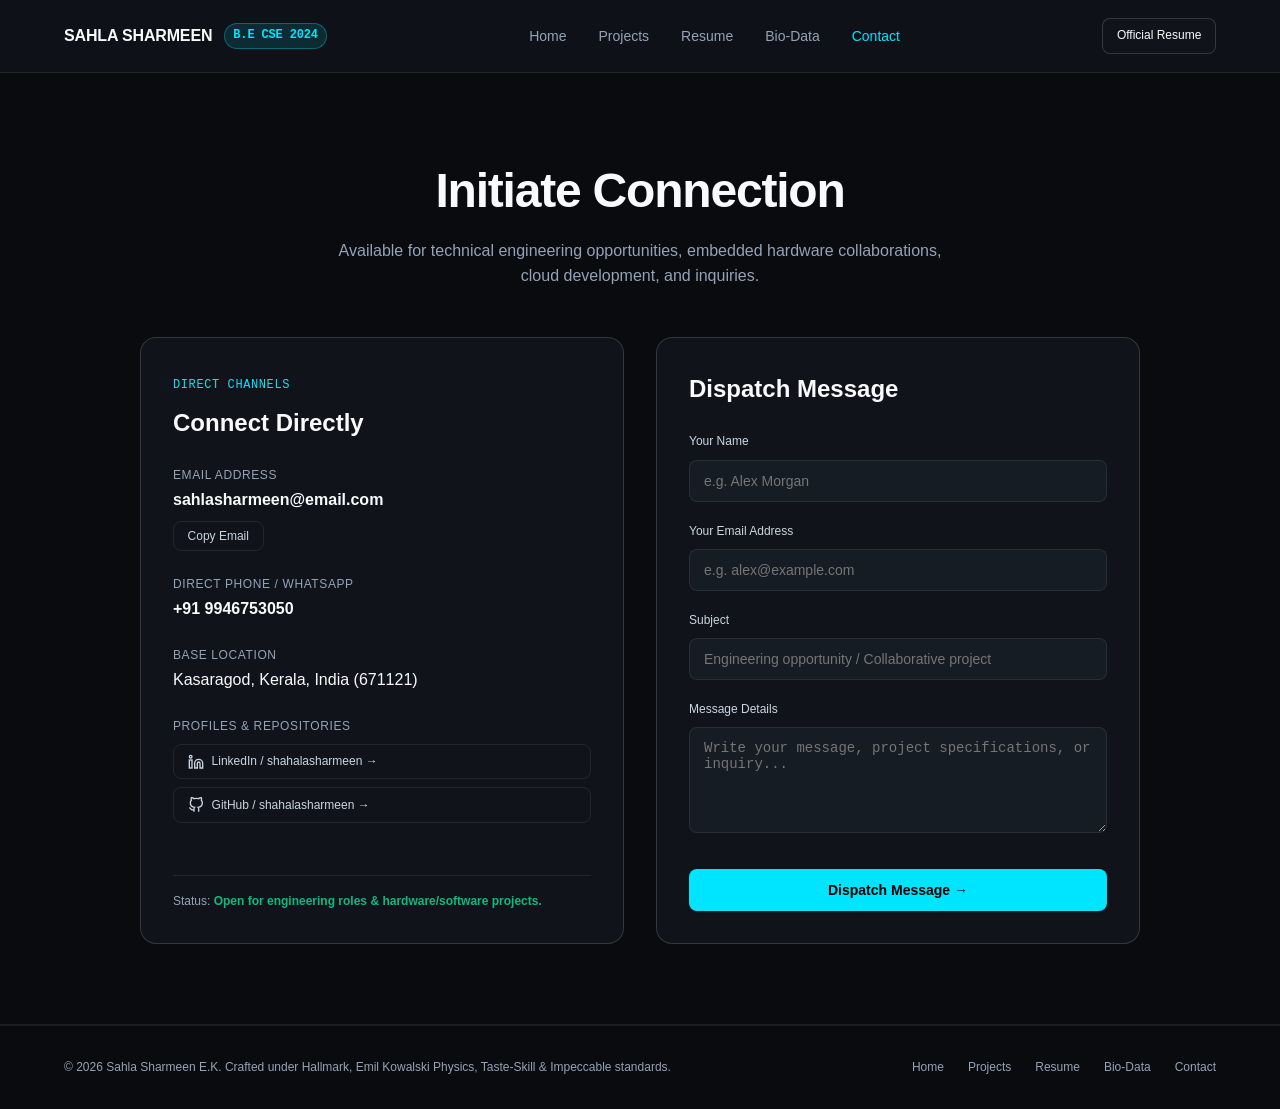
<file: contact.html>
<!DOCTYPE html>
<html lang="en">
<head>
  <meta charset="UTF-8">
  <meta name="viewport" content="width=device-width, initial-scale=1.0">
  <title>Get in Touch &amp; Direct Inquiries — Sahla Sharmeen E.K</title>
  <meta name="description" content="Contact Sahla Sharmeen E.K. Open for engineering roles, embedded systems prototyping, cloud platforms, and collaborative technical projects.">
  <meta name="theme-color" content="#090b0e">
  <meta name="author" content="Sahla Sharmeen E.K">

  <!-- Stylesheets -->
  <link rel="stylesheet" href="css/tokens.css?v=20261111_scratch">
  <link rel="stylesheet" href="css/style.css?v=20261111_scratch">
</head>
<body>

  <!-- Site Navigation Header -->
  <header class="site-header">
    <div class="container header-inner">
      <a href="index.html" class="brand-logo" aria-label="Sahla Sharmeen Home">
        <span class="brand-name">SAHLA SHARMEEN</span>
        <span class="brand-tag">B.E CSE 2024</span>
      </a>

      <nav class="nav-desktop" aria-label="Main Navigation">
        <a href="index.html" class="nav-link">Home</a>
        <a href="projects.html" class="nav-link">Projects</a>
        <a href="resume.html" class="nav-link">Resume</a>
        <a href="biodata.html" class="nav-link">Bio-Data</a>
        <a href="contact.html" class="nav-link active">Contact</a>
      </nav>

      <div class="header-actions">
        <a href="resume.html" class="btn btn-secondary btn-sm">Official Resume</a>
        <button type="button" class="mobile-toggle" id="mobileMenuToggle" aria-label="Toggle navigation menu" aria-expanded="false">
          <svg width="22" height="22" viewBox="0 0 24 24" fill="none" stroke="currentColor" stroke-width="2" stroke-linecap="round" stroke-linejoin="round">
            <line x1="3" y1="12" x2="21" y2="12"></line>
            <line x1="3" y1="6" x2="21" y2="6"></line>
            <line x1="3" y1="18" x2="21" y2="18"></line>
          </svg>
        </button>
      </div>
    </div>
  </header>

  <!-- Mobile Drawer Menu -->
  <div class="mobile-drawer" id="mobileNavDrawer" aria-hidden="true">
    <a href="index.html" class="mobile-nav-link">Home</a>
    <a href="projects.html" class="mobile-nav-link">Projects Index</a>
    <a href="resume.html" class="mobile-nav-link">Official Resume</a>
    <a href="biodata.html" class="mobile-nav-link">Bio-Data</a>
    <a href="contact.html" class="mobile-nav-link active">Contact</a>
  </div>

  <main id="main">
    <section class="section">
      <div class="container">
        
        <div class="section-header" style="text-align: center; max-width: 700px; margin-left: auto; margin-right: auto;">
          <h1 class="section-title" style="font-size: clamp(2rem, 4vw, 3rem);">Initiate Connection</h1>
          <p class="section-subtitle" style="margin-left: auto; margin-right: auto;">
            Available for technical engineering opportunities, embedded hardware collaborations, cloud development, and inquiries.
          </p>
        </div>

        <!-- 2-Column Contact Layout -->
        <div style="display: grid; grid-template-columns: repeat(auto-fit, minmax(320px, 1fr)); gap: var(--space-8); max-width: 1000px; margin: 0 auto;">

          <!-- Direct Channels Card -->
          <div style="background: var(--bg-surface); border: 1px solid var(--border-medium); border-radius: var(--radius-lg); padding: var(--space-8); display: flex; flex-direction: column; justify-content: space-between;">
            <div>
              <span style="font-family: var(--font-mono); font-size: var(--text-xs); color: var(--accent); letter-spacing: 0.05em; text-transform: uppercase;">
                Direct Channels
              </span>
              <h2 style="font-size: var(--text-2xl); font-weight: var(--weight-bold); color: var(--text-primary); margin: var(--space-2) 0 var(--space-6) 0;">
                Connect Directly
              </h2>

              <div style="display: flex; flex-direction: column; gap: var(--space-6);">
                <!-- Channel: Email -->
                <div>
                  <span style="font-size: var(--text-xs); color: var(--text-muted); text-transform: uppercase; letter-spacing: 0.05em; display: block; margin-bottom: 2px;">
                    Email Address
                  </span>
                  <a href="mailto:sahlasharmeen@email.com" style="font-size: var(--text-base); font-weight: var(--weight-semibold); color: var(--text-primary); word-break: break-all;">
                    sahlasharmeen@email.com
                  </a>
                  <div style="margin-top: var(--space-2);">
                    <button type="button" class="btn btn-ghost btn-sm" data-copy="sahlasharmeen@email.com">
                      Copy Email
                    </button>
                  </div>
                </div>

                <!-- Channel: Phone -->
                <div>
                  <span style="font-size: var(--text-xs); color: var(--text-muted); text-transform: uppercase; letter-spacing: 0.05em; display: block; margin-bottom: 2px;">
                    Direct Phone / WhatsApp
                  </span>
                  <a href="tel:+919946753050" style="font-size: var(--text-base); font-weight: var(--weight-semibold); color: var(--text-primary);">
                    +91 9946753050
                  </a>
                </div>

                <!-- Channel: Location -->
                <div>
                  <span style="font-size: var(--text-xs); color: var(--text-muted); text-transform: uppercase; letter-spacing: 0.05em; display: block; margin-bottom: 2px;">
                    Base Location
                  </span>
                  <span style="font-size: var(--text-base); color: var(--text-primary);">
                    Kasaragod, Kerala, India (671121)
                  </span>
                </div>

                <!-- Channel: Profiles -->
                <div>
                  <span style="font-size: var(--text-xs); color: var(--text-muted); text-transform: uppercase; letter-spacing: 0.05em; display: block; margin-bottom: var(--space-2);">
                    Profiles &amp; Repositories
                  </span>
                  <div style="display: flex; flex-direction: column; gap: var(--space-2);">
                    <a href="https://linkedin.com/in/shahalasharmeen" target="_blank" rel="noopener noreferrer" class="btn btn-ghost btn-sm" style="justify-content: flex-start;">
                      <svg width="16" height="16" viewBox="0 0 24 24" fill="none" stroke="currentColor" stroke-width="2"><path d="M16 8a6 6 0 0 1 6 6v7h-4v-7a2 2 0 0 0-2-2 2 2 0 0 0-2 2v7h-4v-7a6 6 0 0 1 6-6z"></path><rect x="2" y="9" width="4" height="12"></rect><circle cx="4" cy="4" r="2"></circle></svg>
                      LinkedIn / shahalasharmeen &rarr;
                    </a>
                    <a href="https://github.com/shahalasharmeen" target="_blank" rel="noopener noreferrer" class="btn btn-ghost btn-sm" style="justify-content: flex-start;">
                      <svg width="16" height="16" viewBox="0 0 24 24" fill="none" stroke="currentColor" stroke-width="2"><path d="M9 19c-5 1.5-5-2.5-7-3m14 6v-3.87a3.37 3.37 0 0 0-.94-2.61c3.14-.35 6.44-1.54 6.44-7A5.44 5.44 0 0 0 20 4.77 5.07 5.07 0 0 0 19.91 1S18.73.65 16 2.48a13.38 13.38 0 0 0-7 0C6.27.65 5.09 1 5.09 1A5.07 5.07 0 0 0 5 4.77a5.44 5.44 0 0 0-1.5 3.78c0 5.42 3.3 6.61 6.44 7A3.37 3.37 0 0 0 9 18.13V22"></path></svg>
                      GitHub / shahalasharmeen &rarr;
                    </a>
                  </div>
                </div>
              </div>
            </div>

            <div style="margin-top: var(--space-8); padding-top: var(--space-4); border-top: 1px solid var(--border-subtle); font-size: var(--text-xs); color: var(--text-muted);">
              Status: <span style="color: var(--color-success); font-weight: var(--weight-semibold);">Open for engineering roles &amp; hardware/software projects.</span>
            </div>
          </div>

          <!-- Direct Message Form Card -->
          <div style="background: var(--bg-surface); border: 1px solid var(--border-medium); border-radius: var(--radius-lg); padding: var(--space-8);">
            <h2 style="font-size: var(--text-2xl); font-weight: var(--weight-bold); color: var(--text-primary); margin-bottom: var(--space-6);">
              Dispatch Message
            </h2>

            <form id="contactForm" style="display: flex; flex-direction: column; gap: var(--space-5);">
              <div>
                <label for="contactName" style="display: block; font-size: var(--text-xs); color: var(--text-secondary); margin-bottom: var(--space-2); font-weight: var(--weight-medium);">
                  Your Name
                </label>
                <input type="text" id="contactName" required placeholder="e.g. Alex Morgan" style="width: 100%; padding: 12px 14px; background: var(--bg-elevated); border: 1px solid var(--border-subtle); border-radius: var(--radius-sm); color: var(--text-primary); font-size: var(--text-sm); outline: none;">
              </div>

              <div>
                <label for="contactEmail" style="display: block; font-size: var(--text-xs); color: var(--text-secondary); margin-bottom: var(--space-2); font-weight: var(--weight-medium);">
                  Your Email Address
                </label>
                <input type="email" id="contactEmail" required placeholder="e.g. alex@example.com" style="width: 100%; padding: 12px 14px; background: var(--bg-elevated); border: 1px solid var(--border-subtle); border-radius: var(--radius-sm); color: var(--text-primary); font-size: var(--text-sm); outline: none;">
              </div>

              <div>
                <label for="contactSubject" style="display: block; font-size: var(--text-xs); color: var(--text-secondary); margin-bottom: var(--space-2); font-weight: var(--weight-medium);">
                  Subject
                </label>
                <input type="text" id="contactSubject" placeholder="Engineering opportunity / Collaborative project" style="width: 100%; padding: 12px 14px; background: var(--bg-elevated); border: 1px solid var(--border-subtle); border-radius: var(--radius-sm); color: var(--text-primary); font-size: var(--text-sm); outline: none;">
              </div>

              <div>
                <label for="contactMessage" style="display: block; font-size: var(--text-xs); color: var(--text-secondary); margin-bottom: var(--space-2); font-weight: var(--weight-medium);">
                  Message Details
                </label>
                <textarea id="contactMessage" required rows="5" placeholder="Write your message, project specifications, or inquiry..." style="width: 100%; padding: 12px 14px; background: var(--bg-elevated); border: 1px solid var(--border-subtle); border-radius: var(--radius-sm); color: var(--text-primary); font-size: var(--text-sm); outline: none; resize: vertical;"></textarea>
              </div>

              <button type="submit" class="btn btn-primary" style="width: 100%; padding: 12px 20px; font-weight: var(--weight-semibold); margin-top: var(--space-2);">
                Dispatch Message &rarr;
              </button>
            </form>
          </div>

        </div>

      </div>
    </section>
  </main>

  <!-- Site Footer -->
  <footer class="site-footer">
    <div class="container footer-inner">
      <div>
        &copy; 2026 Sahla Sharmeen E.K. Crafted under Hallmark, Emil Kowalski Physics, Taste-Skill &amp; Impeccable standards.
      </div>
      <div class="footer-links">
        <a href="index.html" class="footer-link">Home</a>
        <a href="projects.html" class="footer-link">Projects</a>
        <a href="resume.html" class="footer-link">Resume</a>
        <a href="biodata.html" class="footer-link">Bio-Data</a>
        <a href="contact.html" class="footer-link">Contact</a>
      </div>
    </div>
  </footer>

  <!-- Vanilla JavaScript -->
  <script src="js/main.js?v=20261111_scratch"></script>
</body>
</html>
</file>
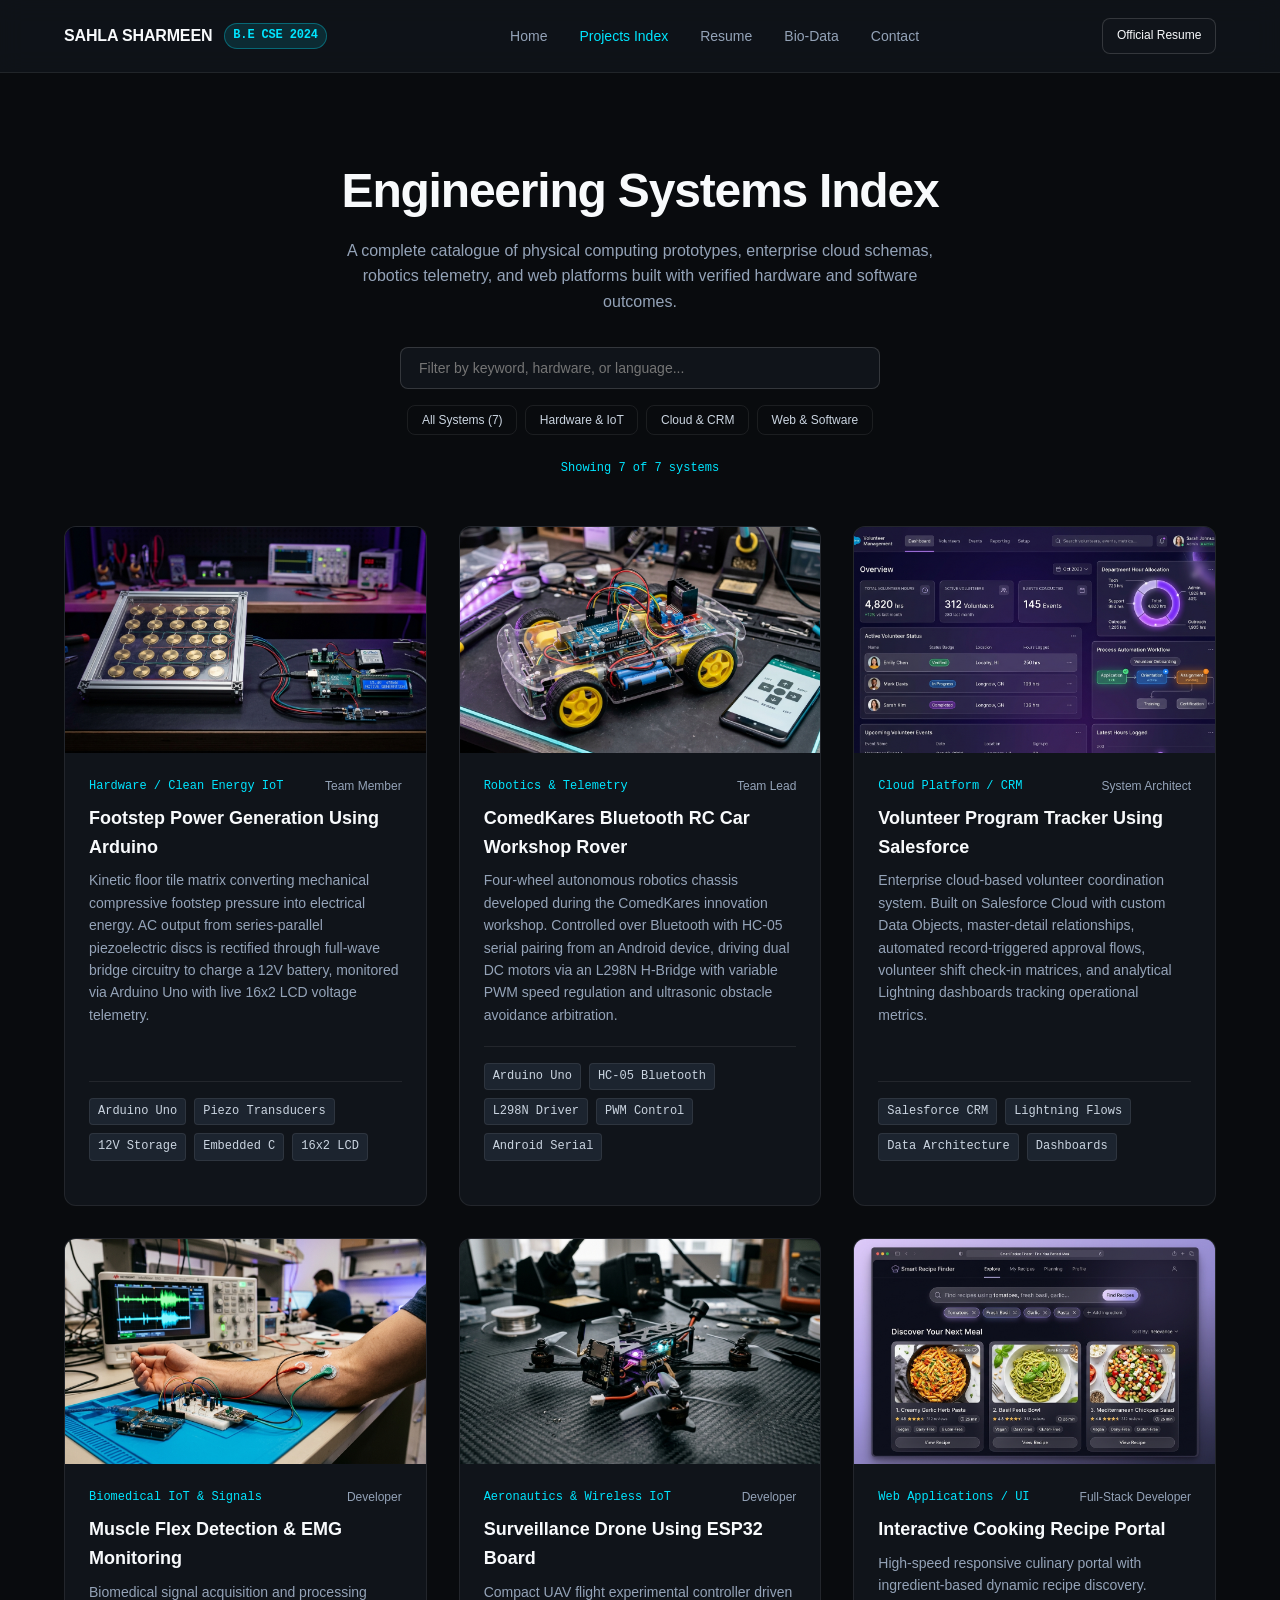
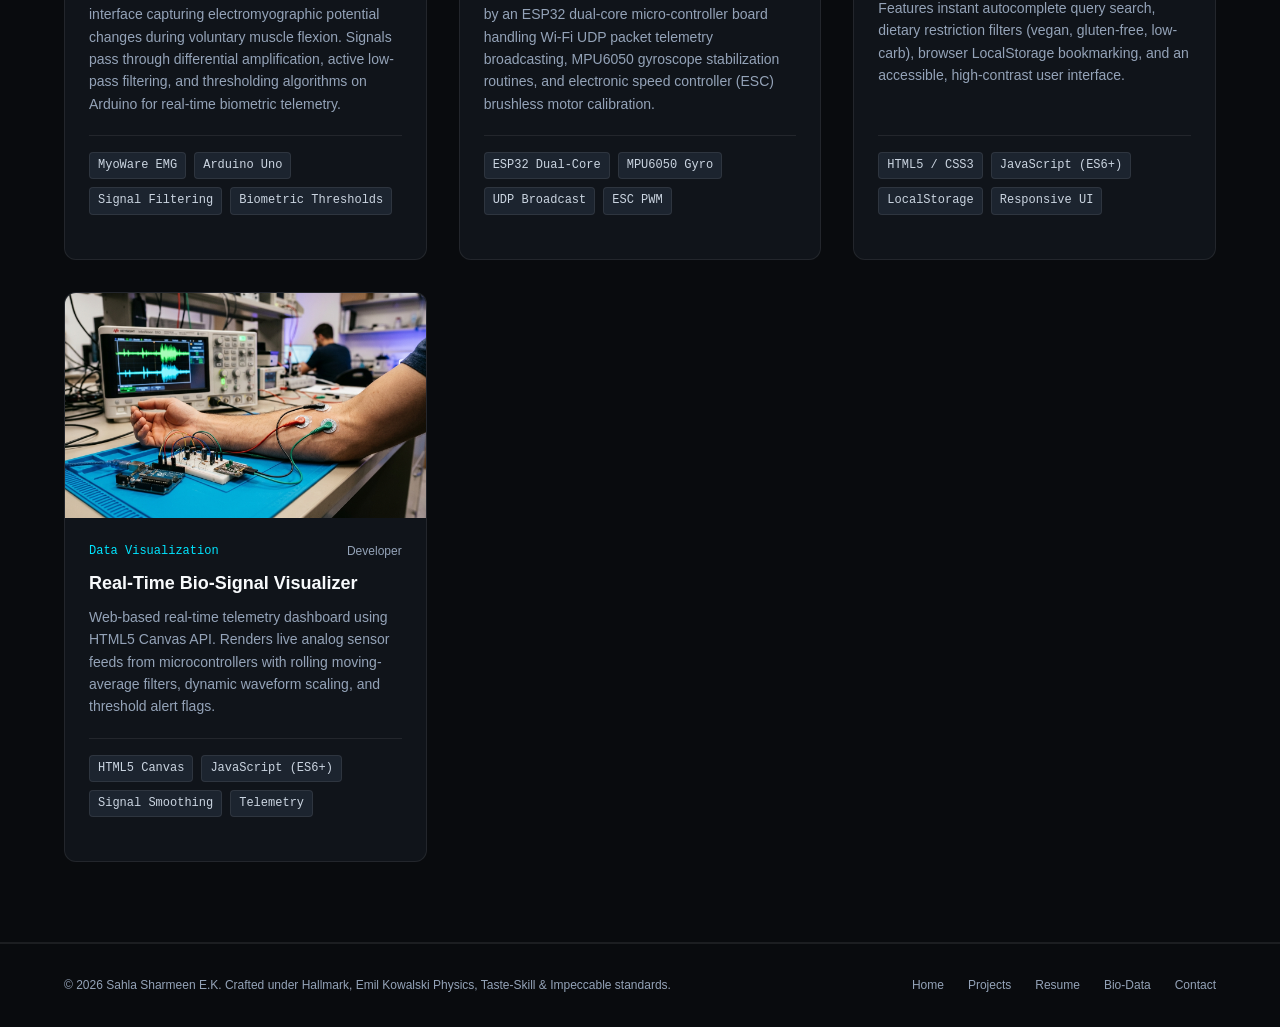
<file: projects.html>
<!DOCTYPE html>
<html lang="en">
<head>
  <meta charset="UTF-8">
  <meta name="viewport" content="width=device-width, initial-scale=1.0">
  <title>Engineering Projects &amp; Systems Index — Sahla Sharmeen E.K</title>
  <meta name="description" content="Technical systems index by Sahla Sharmeen E.K. Physical computing hardware, piezoelectric kinetic harvesters, Salesforce cloud platforms, and full-stack web applications.">
  <meta name="theme-color" content="#090b0e">
  <meta name="author" content="Sahla Sharmeen E.K">

  <!-- Stylesheets -->
  <link rel="stylesheet" href="css/tokens.css?v=20261111_scratch">
  <link rel="stylesheet" href="css/style.css?v=20261111_scratch">
</head>
<body>

  <!-- Site Navigation Header -->
  <header class="site-header">
    <div class="container header-inner">
      <a href="index.html" class="brand-logo" aria-label="Sahla Sharmeen Home">
        <span class="brand-name">SAHLA SHARMEEN</span>
        <span class="brand-tag">B.E CSE 2024</span>
      </a>

      <nav class="nav-desktop" aria-label="Main Navigation">
        <a href="index.html" class="nav-link">Home</a>
        <a href="projects.html" class="nav-link active">Projects Index</a>
        <a href="resume.html" class="nav-link">Resume</a>
        <a href="biodata.html" class="nav-link">Bio-Data</a>
        <a href="contact.html" class="nav-link">Contact</a>
      </nav>

      <div class="header-actions">
        <a href="resume.html" class="btn btn-secondary btn-sm">Official Resume</a>
        <button type="button" class="mobile-toggle" id="mobileMenuToggle" aria-label="Toggle navigation menu" aria-expanded="false">
          <svg width="22" height="22" viewBox="0 0 24 24" fill="none" stroke="currentColor" stroke-width="2" stroke-linecap="round" stroke-linejoin="round">
            <line x1="3" y1="12" x2="21" y2="12"></line>
            <line x1="3" y1="6" x2="21" y2="6"></line>
            <line x1="3" y1="18" x2="21" y2="18"></line>
          </svg>
        </button>
      </div>
    </div>
  </header>

  <!-- Mobile Drawer Menu -->
  <div class="mobile-drawer" id="mobileNavDrawer" aria-hidden="true">
    <a href="index.html" class="mobile-nav-link">Home</a>
    <a href="projects.html" class="mobile-nav-link active">Projects Index</a>
    <a href="resume.html" class="mobile-nav-link">Official Resume</a>
    <a href="biodata.html" class="mobile-nav-link">Bio-Data</a>
    <a href="contact.html" class="mobile-nav-link">Contact</a>
  </div>

  <main id="main">
    <section class="section">
      <div class="container">
        
        <div class="section-header" style="text-align: center; max-width: 800px; margin-left: auto; margin-right: auto;">
          <h1 class="section-title" style="font-size: clamp(2rem, 4vw, 3rem);">Engineering Systems Index</h1>
          <p class="section-subtitle" style="margin-left: auto; margin-right: auto;">
            A complete catalogue of physical computing prototypes, enterprise cloud schemas, robotics telemetry, and web platforms built with verified hardware and software outcomes.
          </p>

          <!-- Search & Filter Controls -->
          <div style="margin-top: var(--space-8); display: flex; flex-direction: column; align-items: center; gap: var(--space-4);">
            <input type="text" id="projectSearch" placeholder="Filter by keyword, hardware, or language..." style="width: 100%; max-width: 480px; padding: 12px 18px; background: var(--bg-surface); border: 1px solid var(--border-medium); border-radius: var(--radius-sm); color: var(--text-primary); font-size: var(--text-sm); outline: none;">
            
            <div style="display: flex; gap: var(--space-2); flex-wrap: wrap; justify-content: center;">
              <button type="button" class="btn btn-ghost btn-sm project-filter-btn active" data-filter="all">All Systems (7)</button>
              <button type="button" class="btn btn-ghost btn-sm project-filter-btn" data-filter="hardware">Hardware &amp; IoT</button>
              <button type="button" class="btn btn-ghost btn-sm project-filter-btn" data-filter="cloud">Cloud &amp; CRM</button>
              <button type="button" class="btn btn-ghost btn-sm project-filter-btn" data-filter="web">Web &amp; Software</button>
            </div>

            <div id="projectCount" style="font-family: var(--font-mono); font-size: var(--text-xs); color: var(--accent); margin-top: var(--space-2);">
              Showing 7 of 7 systems
            </div>
          </div>
        </div>

        <!-- Projects Grid -->
        <div class="works-grid" style="margin-top: var(--space-8);">

          <!-- Project 1 -->
          <article class="work-card" data-category="hardware iot" id="footstep-power">
            <div class="work-thumbnail-wrap">
              <img src="assets/images/projects/footstep-power.jpg" alt="Footstep Power Generation Using Piezoelectric Sensors" class="work-img" loading="lazy">
            </div>
            <div class="work-body">
              <div class="work-category-row">
                <span class="work-category">Hardware / Clean Energy IoT</span>
                <span class="work-role">Team Member</span>
              </div>
              <h2 class="work-title">Footstep Power Generation Using Arduino</h2>
              <p class="work-desc">
                Kinetic floor tile matrix converting mechanical compressive footstep pressure into electrical energy. AC output from series-parallel piezoelectric discs is rectified through full-wave bridge circuitry to charge a 12V battery, monitored via Arduino Uno with live 16x2 LCD voltage telemetry.
              </p>
              <div class="work-specs">
                <span class="tech-tag">Arduino Uno</span>
                <span class="tech-tag">Piezo Transducers</span>
                <span class="tech-tag">12V Storage</span>
                <span class="tech-tag">Embedded C</span>
                <span class="tech-tag">16x2 LCD</span>
              </div>
            </div>
          </article>

          <!-- Project 2 -->
          <article class="work-card" data-category="hardware robotics" id="rc-car">
            <div class="work-thumbnail-wrap">
              <img src="assets/images/projects/bluetooth-rc-car.jpg" alt="ComedKares Bluetooth Autonomous RC Car" class="work-img" loading="lazy">
            </div>
            <div class="work-body">
              <div class="work-category-row">
                <span class="work-category">Robotics &amp; Telemetry</span>
                <span class="work-role">Team Lead</span>
              </div>
              <h2 class="work-title">ComedKares Bluetooth RC Car Workshop Rover</h2>
              <p class="work-desc">
                Four-wheel autonomous robotics chassis developed during the ComedKares innovation workshop. Controlled over Bluetooth with HC-05 serial pairing from an Android device, driving dual DC motors via an L298N H-Bridge with variable PWM speed regulation and ultrasonic obstacle avoidance arbitration.
              </p>
              <div class="work-specs">
                <span class="tech-tag">Arduino Uno</span>
                <span class="tech-tag">HC-05 Bluetooth</span>
                <span class="tech-tag">L298N Driver</span>
                <span class="tech-tag">PWM Control</span>
                <span class="tech-tag">Android Serial</span>
              </div>
            </div>
          </article>

          <!-- Project 3 -->
          <article class="work-card" data-category="cloud crm" id="salesforce-tracker">
            <div class="work-thumbnail-wrap">
              <img src="assets/images/projects/salesforce-tracker.jpg" alt="Salesforce Volunteer Program Tracker CRM" class="work-img" loading="lazy">
            </div>
            <div class="work-body">
              <div class="work-category-row">
                <span class="work-category">Cloud Platform / CRM</span>
                <span class="work-role">System Architect</span>
              </div>
              <h2 class="work-title">Volunteer Program Tracker Using Salesforce</h2>
              <p class="work-desc">
                Enterprise cloud-based volunteer coordination system. Built on Salesforce Cloud with custom Data Objects, master-detail relationships, automated record-triggered approval flows, volunteer shift check-in matrices, and analytical Lightning dashboards tracking operational metrics.
              </p>
              <div class="work-specs">
                <span class="tech-tag">Salesforce CRM</span>
                <span class="tech-tag">Lightning Flows</span>
                <span class="tech-tag">Data Architecture</span>
                <span class="tech-tag">Dashboards</span>
              </div>
            </div>
          </article>

          <!-- Project 4 -->
          <article class="work-card" data-category="hardware biomedical" id="emg-sensor">
            <div class="work-thumbnail-wrap">
              <img src="assets/images/projects/emg-sensor.jpg" alt="EMG Biomedical Muscle Flex Health Sensor" class="work-img" loading="lazy">
            </div>
            <div class="work-body">
              <div class="work-category-row">
                <span class="work-category">Biomedical IoT &amp; Signals</span>
                <span class="work-role">Developer</span>
              </div>
              <h2 class="work-title">Muscle Flex Detection &amp; EMG Monitoring</h2>
              <p class="work-desc">
                Biomedical signal acquisition and processing interface capturing electromyographic potential changes during voluntary muscle flexion. Signals pass through differential amplification, active low-pass filtering, and thresholding algorithms on Arduino for real-time biometric telemetry.
              </p>
              <div class="work-specs">
                <span class="tech-tag">MyoWare EMG</span>
                <span class="tech-tag">Arduino Uno</span>
                <span class="tech-tag">Signal Filtering</span>
                <span class="tech-tag">Biometric Thresholds</span>
              </div>
            </div>
          </article>

          <!-- Project 5 -->
          <article class="work-card" data-category="hardware iot" id="drone">
            <div class="work-thumbnail-wrap">
              <img src="assets/images/projects/surveillance-drone.jpg" alt="Autonomous Surveillance Quadcopter Drone using ESP32" class="work-img" loading="lazy">
            </div>
            <div class="work-body">
              <div class="work-category-row">
                <span class="work-category">Aeronautics &amp; Wireless IoT</span>
                <span class="work-role">Developer</span>
              </div>
              <h2 class="work-title">Surveillance Drone Using ESP32 Board</h2>
              <p class="work-desc">
                Compact UAV flight experimental controller driven by an ESP32 dual-core micro-controller board handling Wi-Fi UDP packet telemetry broadcasting, MPU6050 gyroscope stabilization routines, and electronic speed controller (ESC) brushless motor calibration.
              </p>
              <div class="work-specs">
                <span class="tech-tag">ESP32 Dual-Core</span>
                <span class="tech-tag">MPU6050 Gyro</span>
                <span class="tech-tag">UDP Broadcast</span>
                <span class="tech-tag">ESC PWM</span>
              </div>
            </div>
          </article>

          <!-- Project 6 -->
          <article class="work-card" data-category="web software" id="recipe-portal">
            <div class="work-thumbnail-wrap">
              <img src="assets/images/projects/recipe-portal.jpg" alt="Interactive Cooking Recipe Portal" class="work-img" loading="lazy">
            </div>
            <div class="work-body">
              <div class="work-category-row">
                <span class="work-category">Web Applications / UI</span>
                <span class="work-role">Full-Stack Developer</span>
              </div>
              <h2 class="work-title">Interactive Cooking Recipe Portal</h2>
              <p class="work-desc">
                High-speed responsive culinary portal with ingredient-based dynamic recipe discovery. Features instant autocomplete query search, dietary restriction filters (vegan, gluten-free, low-carb), browser LocalStorage bookmarking, and an accessible, high-contrast user interface.
              </p>
              <div class="work-specs">
                <span class="tech-tag">HTML5 / CSS3</span>
                <span class="tech-tag">JavaScript (ES6+)</span>
                <span class="tech-tag">LocalStorage</span>
                <span class="tech-tag">Responsive UI</span>
              </div>
            </div>
          </article>

          <!-- Project 7 -->
          <article class="work-card" data-category="web software hardware" id="telemetry-dashboard">
            <div class="work-thumbnail-wrap">
              <img src="assets/images/projects/emg-sensor.jpg" alt="Real-Time Bio-Signal Visualizer" class="work-img" loading="lazy">
            </div>
            <div class="work-body">
              <div class="work-category-row">
                <span class="work-category">Data Visualization</span>
                <span class="work-role">Developer</span>
              </div>
              <h2 class="work-title">Real-Time Bio-Signal Visualizer</h2>
              <p class="work-desc">
                Web-based real-time telemetry dashboard using HTML5 Canvas API. Renders live analog sensor feeds from microcontrollers with rolling moving-average filters, dynamic waveform scaling, and threshold alert flags.
              </p>
              <div class="work-specs">
                <span class="tech-tag">HTML5 Canvas</span>
                <span class="tech-tag">JavaScript (ES6+)</span>
                <span class="tech-tag">Signal Smoothing</span>
                <span class="tech-tag">Telemetry</span>
              </div>
            </div>
          </article>

        </div>
      </div>
    </section>
  </main>

  <!-- Site Footer -->
  <footer class="site-footer">
    <div class="container footer-inner">
      <div>
        &copy; 2026 Sahla Sharmeen E.K. Crafted under Hallmark, Emil Kowalski Physics, Taste-Skill &amp; Impeccable standards.
      </div>
      <div class="footer-links">
        <a href="index.html" class="footer-link">Home</a>
        <a href="projects.html" class="footer-link">Projects</a>
        <a href="resume.html" class="footer-link">Resume</a>
        <a href="biodata.html" class="footer-link">Bio-Data</a>
        <a href="contact.html" class="footer-link">Contact</a>
      </div>
    </div>
  </footer>

  <!-- Vanilla JavaScript -->
  <script src="js/main.js?v=20261111_scratch"></script>
</body>
</html>
</file>
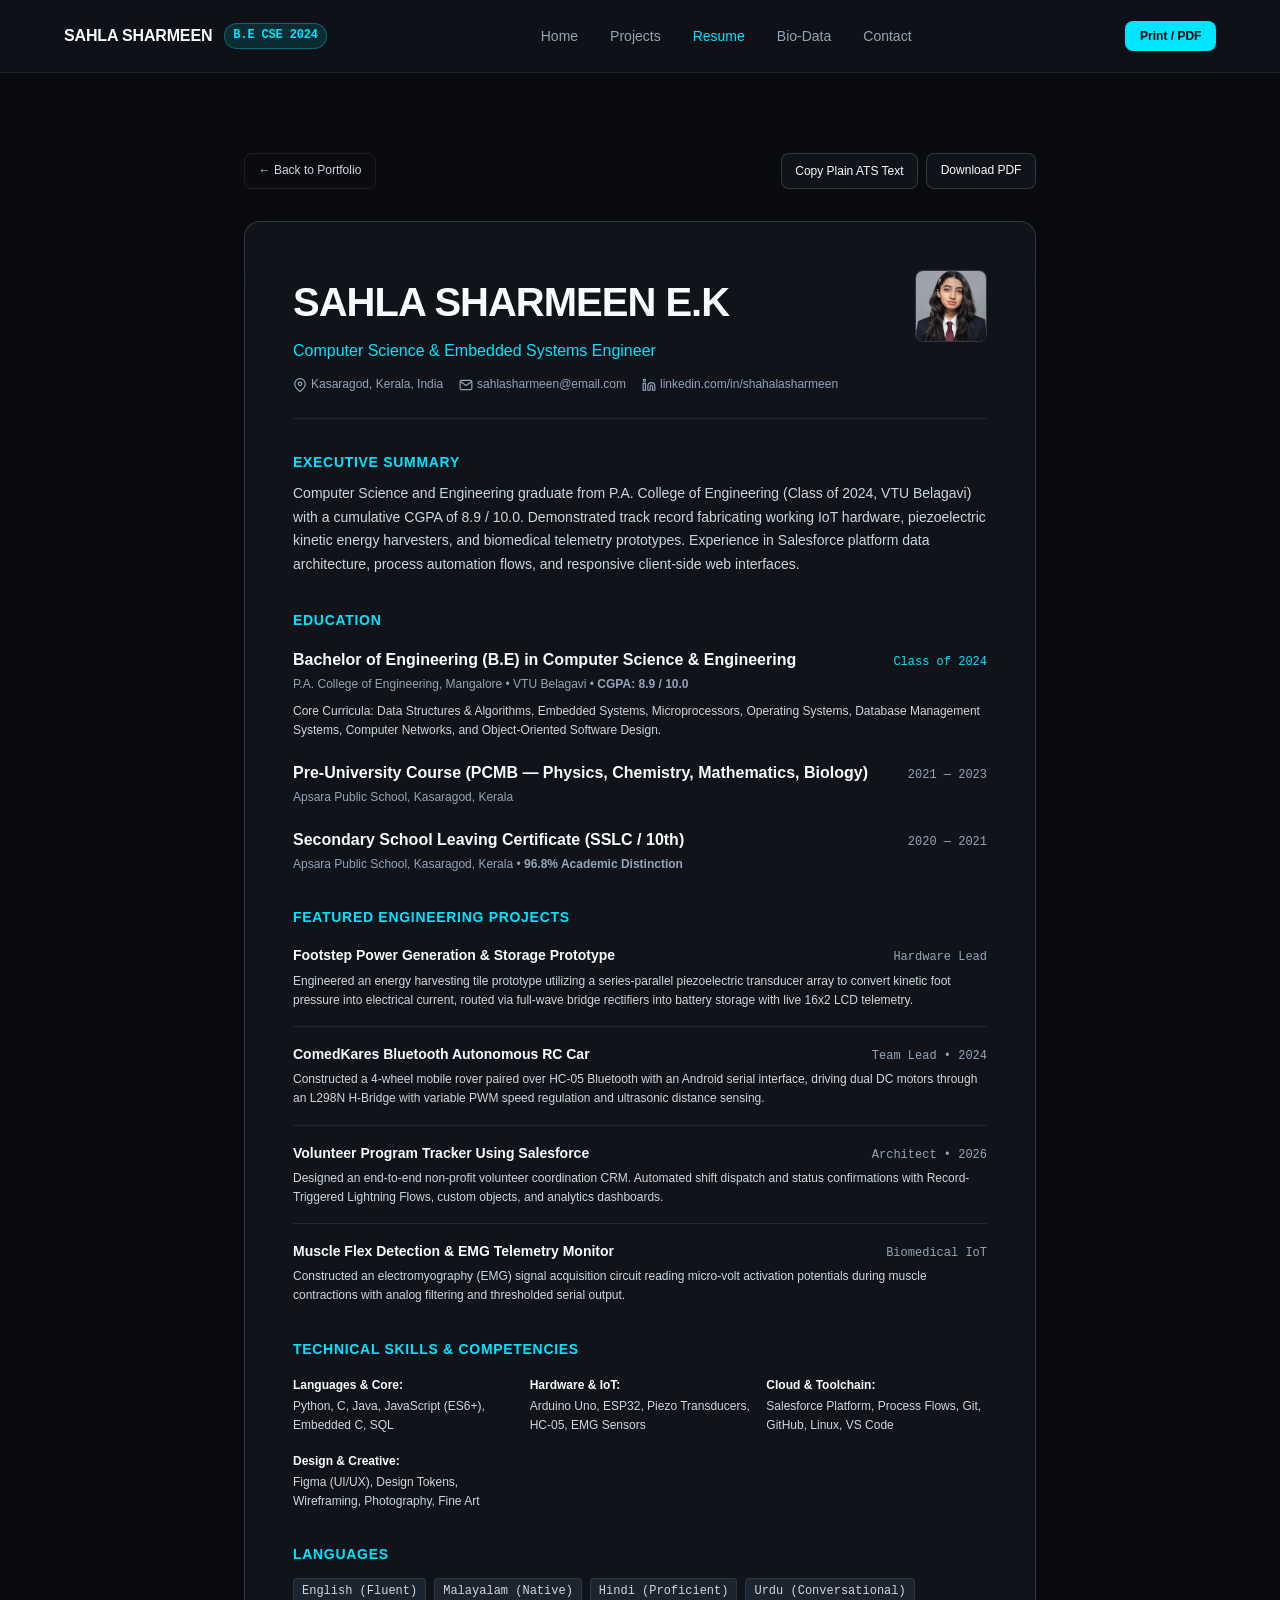
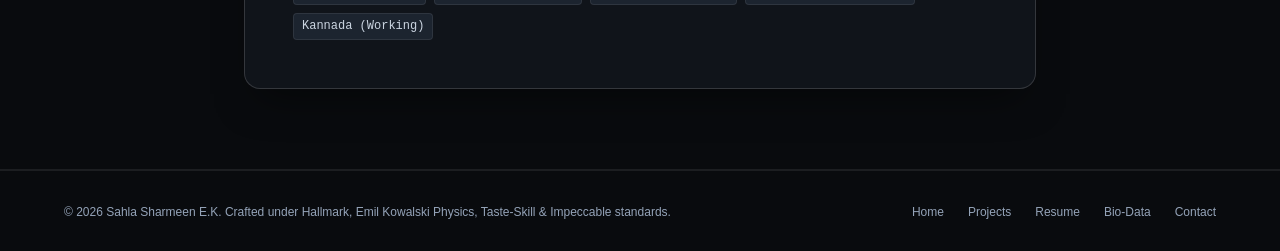
<file: resume.html>
<!DOCTYPE html>
<html lang="en">
<head>
  <meta charset="UTF-8">
  <meta name="viewport" content="width=device-width, initial-scale=1.0">
  <title>Official Resume &amp; Curriculum Vitae — Sahla Sharmeen E.K</title>
  <meta name="description" content="Verified curriculum vitae of Sahla Sharmeen E.K. Computer Science Engineer (VTU Class of 2024, 8.9 CGPA) specializing in IoT embedded systems and cloud platforms.">
  <meta name="theme-color" content="#090b0e">
  <meta name="author" content="Sahla Sharmeen E.K">

  <!-- Stylesheets -->
  <link rel="stylesheet" href="css/tokens.css?v=20261111_scratch">
  <link rel="stylesheet" href="css/style.css?v=20261111_scratch">
  <link rel="stylesheet" href="css/print.css?v=20261111_scratch" media="print">
</head>
<body>

  <!-- Site Navigation Header -->
  <header class="site-header">
    <div class="container header-inner">
      <a href="index.html" class="brand-logo" aria-label="Sahla Sharmeen Home">
        <span class="brand-name">SAHLA SHARMEEN</span>
        <span class="brand-tag">B.E CSE 2024</span>
      </a>

      <nav class="nav-desktop" aria-label="Main Navigation">
        <a href="index.html" class="nav-link">Home</a>
        <a href="projects.html" class="nav-link">Projects</a>
        <a href="resume.html" class="nav-link active">Resume</a>
        <a href="biodata.html" class="nav-link">Bio-Data</a>
        <a href="contact.html" class="nav-link">Contact</a>
      </nav>

      <div class="header-actions">
        <button type="button" class="btn btn-primary btn-sm" id="btnPrintResume">Print / PDF</button>
        <button type="button" class="mobile-toggle" id="mobileMenuToggle" aria-label="Toggle navigation menu" aria-expanded="false">
          <svg width="22" height="22" viewBox="0 0 24 24" fill="none" stroke="currentColor" stroke-width="2" stroke-linecap="round" stroke-linejoin="round">
            <line x1="3" y1="12" x2="21" y2="12"></line>
            <line x1="3" y1="6" x2="21" y2="6"></line>
            <line x1="3" y1="18" x2="21" y2="18"></line>
          </svg>
        </button>
      </div>
    </div>
  </header>

  <!-- Mobile Drawer Menu -->
  <div class="mobile-drawer" id="mobileNavDrawer" aria-hidden="true">
    <a href="index.html" class="mobile-nav-link">Home</a>
    <a href="projects.html" class="mobile-nav-link">Projects Index</a>
    <a href="resume.html" class="mobile-nav-link active">Official Resume</a>
    <a href="biodata.html" class="mobile-nav-link">Bio-Data</a>
    <a href="contact.html" class="mobile-nav-link">Contact</a>
  </div>

  <main id="main">
    <section class="section">
      <div class="container container-narrow">
        
        <!-- Controls Bar -->
        <div style="display: flex; justify-content: space-between; align-items: center; flex-wrap: wrap; gap: var(--space-4); margin-bottom: var(--space-8);">
          <a href="index.html" class="btn btn-ghost btn-sm">&larr; Back to Portfolio</a>
          <div style="display: flex; gap: var(--space-2); flex-wrap: wrap;">
            <button type="button" id="btnCopyAts" class="btn btn-secondary btn-sm">Copy Plain ATS Text</button>
            <a href="assets/Resume.pdf" download="Sahla_Sharmeen_EK_Resume.pdf" class="btn btn-secondary btn-sm" target="_blank" rel="noopener">Download PDF</a>
          </div>
        </div>

        <!-- Document Sheet -->
        <article style="background: var(--bg-surface); border: 1px solid var(--border-medium); border-radius: var(--radius-lg); padding: clamp(1.5rem, 4vw, 3rem); box-shadow: 0 20px 40px -15px rgba(0,0,0,0.5);">
          
          <!-- Resume Header Block -->
          <div style="display: flex; justify-content: space-between; align-items: flex-start; flex-wrap: wrap; gap: var(--space-6); padding-bottom: var(--space-6); border-bottom: 1px solid var(--border-subtle); margin-bottom: var(--space-8);">
            <div>
              <h1 style="font-size: clamp(1.8rem, 3.5vw, 2.5rem); font-weight: var(--weight-bold); color: var(--text-primary); letter-spacing: -0.025em; margin-bottom: var(--space-1);">
                SAHLA SHARMEEN E.K
              </h1>
              <div style="font-size: var(--text-base); color: var(--accent); font-weight: var(--weight-medium); margin-bottom: var(--space-3);">
                Computer Science &amp; Embedded Systems Engineer
              </div>
              <div style="display: flex; flex-wrap: wrap; gap: var(--space-4); font-size: var(--text-xs); color: var(--text-muted);">
                <span style="display: inline-flex; align-items: center; gap: 4px;">
                  <svg width="14" height="14" viewBox="0 0 24 24" fill="none" stroke="currentColor" stroke-width="2"><path d="M21 10c0 7-9 13-9 13s-9-6-9-13a9 9 0 0 1 18 0z"></path><circle cx="12" cy="10" r="3"></circle></svg>
                  Kasaragod, Kerala, India
                </span>
                <span style="display: inline-flex; align-items: center; gap: 4px;">
                  <svg width="14" height="14" viewBox="0 0 24 24" fill="none" stroke="currentColor" stroke-width="2"><path d="M4 4h16c1.1 0 2 .9 2 2v12c0 1.1-.9 2-2 2H4c-1.1 0-2-.9-2-2V6c0-1.1.9-2 2-2z"></path><polyline points="22,6 12,13 2,6"></polyline></svg>
                  <a href="mailto:sahlasharmeen@email.com" style="color: inherit;">sahlasharmeen@email.com</a>
                </span>
                <span style="display: inline-flex; align-items: center; gap: 4px;">
                  <svg width="14" height="14" viewBox="0 0 24 24" fill="none" stroke="currentColor" stroke-width="2"><path d="M16 8a6 6 0 0 1 6 6v7h-4v-7a2 2 0 0 0-2-2 2 2 0 0 0-2 2v7h-4v-7a6 6 0 0 1 6-6z"></path><rect x="2" y="9" width="4" height="12"></rect><circle cx="4" cy="4" r="2"></circle></svg>
                  <a href="https://linkedin.com/in/shahalasharmeen" target="_blank" rel="noopener" style="color: inherit;">linkedin.com/in/shahalasharmeen</a>
                </span>
              </div>
            </div>

            <div style="width: 72px; height: 72px; border-radius: var(--radius-sm); overflow: hidden; border: 1px solid var(--border-medium);">
              <img src="assets/images/Passport Size.jpeg" alt="Sahla Sharmeen E.K" style="width: 100%; height: 100%; object-fit: cover;">
            </div>
          </div>

          <!-- Section: Professional Summary -->
          <div style="margin-bottom: var(--space-8);">
            <h2 style="font-size: var(--text-sm); font-weight: var(--weight-bold); letter-spacing: 0.05em; color: var(--accent); text-transform: uppercase; margin-bottom: var(--space-2);">
              Executive Summary
            </h2>
            <p style="font-size: var(--text-sm); color: var(--text-secondary); line-height: 1.7;">
              Computer Science and Engineering graduate from P.A. College of Engineering (Class of 2024, VTU Belagavi) with a cumulative CGPA of 8.9 / 10.0. Demonstrated track record fabricating working IoT hardware, piezoelectric kinetic energy harvesters, and biomedical telemetry prototypes. Experience in Salesforce platform data architecture, process automation flows, and responsive client-side web interfaces.
            </p>
          </div>

          <!-- Section: Education -->
          <div style="margin-bottom: var(--space-8);">
            <h2 style="font-size: var(--text-sm); font-weight: var(--weight-bold); letter-spacing: 0.05em; color: var(--accent); text-transform: uppercase; margin-bottom: var(--space-4);">
              Education
            </h2>
            
            <div style="margin-bottom: var(--space-5);">
              <div style="display: flex; justify-content: space-between; align-items: baseline; flex-wrap: wrap;">
                <h3 style="font-size: var(--text-base); font-weight: var(--weight-semibold); color: var(--text-primary);">
                  Bachelor of Engineering (B.E) in Computer Science &amp; Engineering
                </h3>
                <span style="font-family: var(--font-mono); font-size: var(--text-xs); color: var(--accent);">Class of 2024</span>
              </div>
              <div style="font-size: var(--text-xs); color: var(--text-muted); margin-top: 2px;">
                P.A. College of Engineering, Mangalore &bull; VTU Belagavi &bull; <strong>CGPA: 8.9 / 10.0</strong>
              </div>
              <p style="font-size: var(--text-xs); color: var(--text-secondary); margin-top: var(--space-2); line-height: 1.6;">
                Core Curricula: Data Structures &amp; Algorithms, Embedded Systems, Microprocessors, Operating Systems, Database Management Systems, Computer Networks, and Object-Oriented Software Design.
              </p>
            </div>

            <div style="margin-bottom: var(--space-5);">
              <div style="display: flex; justify-content: space-between; align-items: baseline; flex-wrap: wrap;">
                <h3 style="font-size: var(--text-base); font-weight: var(--weight-semibold); color: var(--text-primary);">
                  Pre-University Course (PCMB — Physics, Chemistry, Mathematics, Biology)
                </h3>
                <span style="font-family: var(--font-mono); font-size: var(--text-xs); color: var(--text-muted);">2021 — 2023</span>
              </div>
              <div style="font-size: var(--text-xs); color: var(--text-muted); margin-top: 2px;">
                Apsara Public School, Kasaragod, Kerala
              </div>
            </div>

            <div>
              <div style="display: flex; justify-content: space-between; align-items: baseline; flex-wrap: wrap;">
                <h3 style="font-size: var(--text-base); font-weight: var(--weight-semibold); color: var(--text-primary);">
                  Secondary School Leaving Certificate (SSLC / 10th)
                </h3>
                <span style="font-family: var(--font-mono); font-size: var(--text-xs); color: var(--text-muted);">2020 — 2021</span>
              </div>
              <div style="font-size: var(--text-xs); color: var(--text-muted); margin-top: 2px;">
                Apsara Public School, Kasaragod, Kerala &bull; <strong>96.8% Academic Distinction</strong>
              </div>
            </div>
          </div>

          <!-- Section: Featured Projects -->
          <div style="margin-bottom: var(--space-8);">
            <h2 style="font-size: var(--text-sm); font-weight: var(--weight-bold); letter-spacing: 0.05em; color: var(--accent); text-transform: uppercase; margin-bottom: var(--space-4);">
              Featured Engineering Projects
            </h2>

            <div style="margin-bottom: var(--space-4); padding-bottom: var(--space-4); border-bottom: 1px solid var(--border-subtle);">
              <div style="display: flex; justify-content: space-between; align-items: baseline; flex-wrap: wrap;">
                <h3 style="font-size: var(--text-sm); font-weight: var(--weight-semibold); color: var(--text-primary);">
                  Footstep Power Generation &amp; Storage Prototype
                </h3>
                <span style="font-family: var(--font-mono); font-size: var(--text-xs); color: var(--text-muted);">Hardware Lead</span>
              </div>
              <p style="font-size: var(--text-xs); color: var(--text-secondary); margin-top: 4px; line-height: 1.6;">
                Engineered an energy harvesting tile prototype utilizing a series-parallel piezoelectric transducer array to convert kinetic foot pressure into electrical current, routed via full-wave bridge rectifiers into battery storage with live 16x2 LCD telemetry.
              </p>
            </div>

            <div style="margin-bottom: var(--space-4); padding-bottom: var(--space-4); border-bottom: 1px solid var(--border-subtle);">
              <div style="display: flex; justify-content: space-between; align-items: baseline; flex-wrap: wrap;">
                <h3 style="font-size: var(--text-sm); font-weight: var(--weight-semibold); color: var(--text-primary);">
                  ComedKares Bluetooth Autonomous RC Car
                </h3>
                <span style="font-family: var(--font-mono); font-size: var(--text-xs); color: var(--text-muted);">Team Lead &bull; 2024</span>
              </div>
              <p style="font-size: var(--text-xs); color: var(--text-secondary); margin-top: 4px; line-height: 1.6;">
                Constructed a 4-wheel mobile rover paired over HC-05 Bluetooth with an Android serial interface, driving dual DC motors through an L298N H-Bridge with variable PWM speed regulation and ultrasonic distance sensing.
              </p>
            </div>

            <div style="margin-bottom: var(--space-4); padding-bottom: var(--space-4); border-bottom: 1px solid var(--border-subtle);">
              <div style="display: flex; justify-content: space-between; align-items: baseline; flex-wrap: wrap;">
                <h3 style="font-size: var(--text-sm); font-weight: var(--weight-semibold); color: var(--text-primary);">
                  Volunteer Program Tracker Using Salesforce
                </h3>
                <span style="font-family: var(--font-mono); font-size: var(--text-xs); color: var(--text-muted);">Architect &bull; 2026</span>
              </div>
              <p style="font-size: var(--text-xs); color: var(--text-secondary); margin-top: 4px; line-height: 1.6;">
                Designed an end-to-end non-profit volunteer coordination CRM. Automated shift dispatch and status confirmations with Record-Triggered Lightning Flows, custom objects, and analytics dashboards.
              </p>
            </div>

            <div>
              <div style="display: flex; justify-content: space-between; align-items: baseline; flex-wrap: wrap;">
                <h3 style="font-size: var(--text-sm); font-weight: var(--weight-semibold); color: var(--text-primary);">
                  Muscle Flex Detection &amp; EMG Telemetry Monitor
                </h3>
                <span style="font-family: var(--font-mono); font-size: var(--text-xs); color: var(--text-muted);">Biomedical IoT</span>
              </div>
              <p style="font-size: var(--text-xs); color: var(--text-secondary); margin-top: 4px; line-height: 1.6;">
                Constructed an electromyography (EMG) signal acquisition circuit reading micro-volt activation potentials during muscle contractions with analog filtering and thresholded serial output.
              </p>
            </div>
          </div>

          <!-- Section: Technical Skills -->
          <div style="margin-bottom: var(--space-8);">
            <h2 style="font-size: var(--text-sm); font-weight: var(--weight-bold); letter-spacing: 0.05em; color: var(--accent); text-transform: uppercase; margin-bottom: var(--space-4);">
              Technical Skills &amp; Competencies
            </h2>
            <div style="display: grid; grid-template-columns: repeat(auto-fit, minmax(220px, 1fr)); gap: var(--space-4); font-size: var(--text-xs);">
              <div>
                <strong style="color: var(--text-primary); display: block; margin-bottom: 2px;">Languages &amp; Core:</strong>
                <span style="color: var(--text-secondary);">Python, C, Java, JavaScript (ES6+), Embedded C, SQL</span>
              </div>
              <div>
                <strong style="color: var(--text-primary); display: block; margin-bottom: 2px;">Hardware &amp; IoT:</strong>
                <span style="color: var(--text-secondary);">Arduino Uno, ESP32, Piezo Transducers, HC-05, EMG Sensors</span>
              </div>
              <div>
                <strong style="color: var(--text-primary); display: block; margin-bottom: 2px;">Cloud &amp; Toolchain:</strong>
                <span style="color: var(--text-secondary);">Salesforce Platform, Process Flows, Git, GitHub, Linux, VS Code</span>
              </div>
              <div>
                <strong style="color: var(--text-primary); display: block; margin-bottom: 2px;">Design &amp; Creative:</strong>
                <span style="color: var(--text-secondary);">Figma (UI/UX), Design Tokens, Wireframing, Photography, Fine Art</span>
              </div>
            </div>
          </div>

          <!-- Section: Languages -->
          <div>
            <h2 style="font-size: var(--text-sm); font-weight: var(--weight-bold); letter-spacing: 0.05em; color: var(--accent); text-transform: uppercase; margin-bottom: var(--space-3);">
              Languages
            </h2>
            <div style="display: flex; flex-wrap: wrap; gap: var(--space-2); font-size: var(--text-xs);">
              <span class="tech-tag">English (Fluent)</span>
              <span class="tech-tag">Malayalam (Native)</span>
              <span class="tech-tag">Hindi (Proficient)</span>
              <span class="tech-tag">Urdu (Conversational)</span>
              <span class="tech-tag">Kannada (Working)</span>
            </div>
          </div>

        </article>

      </div>
    </section>
  </main>

  <!-- Site Footer -->
  <footer class="site-footer">
    <div class="container footer-inner">
      <div>
        &copy; 2026 Sahla Sharmeen E.K. Crafted under Hallmark, Emil Kowalski Physics, Taste-Skill &amp; Impeccable standards.
      </div>
      <div class="footer-links">
        <a href="index.html" class="footer-link">Home</a>
        <a href="projects.html" class="footer-link">Projects</a>
        <a href="resume.html" class="footer-link">Resume</a>
        <a href="biodata.html" class="footer-link">Bio-Data</a>
        <a href="contact.html" class="footer-link">Contact</a>
      </div>
    </div>
  </footer>

  <!-- Vanilla JavaScript -->
  <script src="js/main.js?v=20261111_scratch"></script>
</body>
</html>
</file>
<file: css/tokens.css>
/* hallmark: v2.0.0 · theme: obsidian-cyan · genre: modern-minimal · floor: PASS */
/* ==========================================================================
   DESIGN TOKENS & SYSTEM SCALES
   Project: Sahla Sharmeen E.K - Engineering & Portfolio System
   Standards: Hallmark v2.0, Taste-Skill 2.5.1, Emil Kowalski Physics, Impeccable
   ========================================================================== */

:root {
  /* Surface & Background Colors */
  --bg-canvas: #090b0e;
  --bg-surface: #10141a;
  --bg-elevated: #161c24;
  --bg-subtle: #1c242f;
  --bg-hover: #222c39;
  --bg-glass: rgba(16, 20, 26, 0.85);

  /* Primary Accent & Signal Tokens (Precision Cyan / No Purple) */
  --accent: #00e5ff;
  --accent-hover: #33ebff;
  --accent-dim: rgba(0, 229, 255, 0.12);
  --accent-border: rgba(0, 229, 255, 0.32);
  --accent-glow: rgba(0, 229, 255, 0.22);
  
  /* Status Colors */
  --color-success: #10b981;
  --color-success-bg: rgba(16, 185, 129, 0.12);
  --color-warning: #f59e0b;
  --color-error: #ef4444;

  /* Typography Colors (High Contrast >= 4.5:1 floor) */
  --text-primary: #f8fafc;
  --text-secondary: #cbd5e1;
  --text-muted: #94a3b8;
  --text-dim: #64748b;

  /* Borders & Rules */
  --border-subtle: rgba(255, 255, 255, 0.08);
  --border-medium: rgba(255, 255, 255, 0.15);
  --border-strong: rgba(255, 255, 255, 0.25);

  /* Typography Fonts */
  --font-sans: 'Inter', -apple-system, BlinkMacSystemFont, 'Segoe UI', Roboto, Helvetica, Arial, sans-serif;
  --font-mono: 'JetBrains Mono', SFMono-Regular, Menlo, Monaco, Consolas, monospace;

  /* Typography Sizes */
  --text-xs: 0.75rem;     /* 12px */
  --text-sm: 0.875rem;    /* 14px */
  --text-base: 1rem;      /* 16px */
  --text-lg: 1.125rem;    /* 18px */
  --text-xl: 1.25rem;     /* 20px */
  --text-2xl: 1.5rem;     /* 24px */
  --text-3xl: 1.875rem;   /* 30px */
  --text-4xl: 2.25rem;    /* 36px */
  --text-5xl: 3rem;       /* 48px */
  --text-6xl: 3.75rem;    /* 60px */

  --weight-regular: 400;
  --weight-medium: 500;
  --weight-semibold: 600;
  --weight-bold: 700;

  /* Spacing Scale */
  --space-1: 0.25rem;   /* 4px */
  --space-2: 0.5rem;    /* 8px */
  --space-3: 0.75rem;   /* 12px */
  --space-4: 1rem;      /* 16px */
  --space-5: 1.25rem;   /* 20px */
  --space-6: 1.5rem;    /* 24px */
  --space-8: 2rem;      /* 32px */
  --space-10: 2.5rem;   /* 40px */
  --space-12: 3rem;     /* 48px */
  --space-16: 4rem;     /* 64px */
  --space-20: 5rem;     /* 80px */
  --space-24: 6rem;     /* 96px */

  /* Radius Scale */
  --radius-xs: 4px;
  --radius-sm: 8px;
  --radius-md: 12px;
  --radius-lg: 16px;
  --radius-xl: 22px;
  --radius-full: 9999px;

  /* Emil Kowalski Custom Physics Easings */
  --ease-out: cubic-bezier(0.23, 1, 0.32, 1);
  --ease-in-out: cubic-bezier(0.77, 0, 0.175, 1);
  --ease-spring: cubic-bezier(0.34, 1.56, 0.64, 1);
  --ease-drawer: cubic-bezier(0.32, 0.72, 0, 1);

  /* Durations */
  --dur-instant: 100ms;
  --dur-fast: 160ms;
  --dur-base: 220ms;
  --dur-smooth: 320ms;

  /* Layout Containers */
  --container-max: 1200px;
  --container-narrow: 840px;
}
</file>
<file: css/style.css>
/* hallmark: v2.0.0 · theme: obsidian-cyan · genre: modern-minimal · floor: PASS */
/* critique: Engineered portfolio for Sahla Sharmeen E.K. Real photography, 60fps GPU transforms, zero 3D overhead. */

@import url('./tokens.css');

/* ==========================================================================
   1. RESET & FOUNDATIONS (HALLMARK FLOOR ENFORCED)
   ========================================================================== */
*, *::before, *::after {
  box-sizing: border-box;
  margin: 0;
  padding: 0;
}

html, body {
  overflow-x: clip;
  background-color: var(--bg-canvas);
  color: var(--text-primary);
  font-family: var(--font-sans);
  font-size: 16px;
  line-height: 1.6;
  -webkit-font-smoothing: antialiased;
  -moz-osx-font-smoothing: grayscale;
  text-rendering: optimizeLegibility;
}

/* Instant focus visible, no sluggish transitions */
:focus-visible {
  outline: 2px solid var(--accent);
  outline-offset: 3px;
}

/* Custom Selection & Scrollbars */
::selection {
  background-color: var(--accent);
  color: var(--bg-canvas);
}

::-webkit-scrollbar {
  width: 8px;
  height: 8px;
}
::-webkit-scrollbar-track {
  background: var(--bg-canvas);
}
::-webkit-scrollbar-thumb {
  background: var(--bg-subtle);
  border-radius: var(--radius-full);
}
::-webkit-scrollbar-thumb:hover {
  background: var(--text-dim);
}

img, svg, video {
  display: block;
  max-width: 100%;
}

a {
  color: inherit;
  text-decoration: none;
}

/* ==========================================================================
   2. LAYOUT CONTAINERS & GRID
   ========================================================================== */
.container {
  width: 100%;
  max-width: var(--container-max);
  margin-left: auto;
  margin-right: auto;
  padding-left: var(--space-6);
  padding-right: var(--space-6);
}

.container-narrow {
  max-width: var(--container-narrow);
}

.section {
  padding-top: var(--space-20);
  padding-bottom: var(--space-20);
  border-bottom: 1px solid var(--border-subtle);
}

.section-header {
  margin-bottom: var(--space-12);
}

.section-title {
  font-size: var(--text-3xl);
  font-weight: var(--weight-bold);
  letter-spacing: -0.025em;
  color: var(--text-primary);
  margin-bottom: var(--space-2);
}

.section-subtitle {
  font-size: var(--text-base);
  color: var(--text-muted);
  max-width: 68ch;
}

/* ==========================================================================
   3. SITE HEADER & NAVIGATION
   ========================================================================== */
.site-header {
  position: sticky;
  top: 0;
  z-index: 100;
  background-color: var(--bg-glass);
  backdrop-filter: blur(12px);
  -webkit-backdrop-filter: blur(12px);
  border-bottom: 1px solid var(--border-subtle);
}

.header-inner {
  display: flex;
  align-items: center;
  justify-content: space-between;
  height: 72px;
}

.brand-logo {
  display: flex;
  align-items: center;
  gap: var(--space-3);
  font-weight: var(--weight-semibold);
  letter-spacing: -0.01em;
}

.brand-name {
  font-size: var(--text-base);
  color: var(--text-primary);
}

.brand-tag {
  font-family: var(--font-mono);
  font-size: var(--text-xs);
  color: var(--accent);
  background: var(--accent-dim);
  border: 1px solid var(--accent-border);
  padding: 2px 8px;
  border-radius: var(--radius-full);
}

.nav-desktop {
  display: flex;
  align-items: center;
  gap: var(--space-8);
}

.nav-link {
  font-size: var(--text-sm);
  color: var(--text-muted);
  font-weight: var(--weight-medium);
  transition: color var(--dur-fast) var(--ease-out);
}

.nav-link:hover,
.nav-link.active {
  color: var(--text-primary);
}

.nav-link.active {
  color: var(--accent);
}

.header-actions {
  display: flex;
  align-items: center;
  gap: var(--space-3);
}

.mobile-toggle {
  display: none;
  background: transparent;
  border: 1px solid var(--border-subtle);
  border-radius: var(--radius-sm);
  color: var(--text-primary);
  padding: var(--space-2);
  cursor: pointer;
  transition: background-color var(--dur-fast) var(--ease-out), border-color var(--dur-fast) var(--ease-out);
}

.mobile-toggle:hover {
  background-color: var(--bg-subtle);
  border-color: var(--border-medium);
}

/* Mobile Slide Drawer */
.mobile-drawer {
  display: none;
  position: fixed;
  top: 72px;
  left: 0;
  right: 0;
  bottom: 0;
  background: rgba(9, 11, 14, 0.95);
  backdrop-filter: blur(16px);
  -webkit-backdrop-filter: blur(16px);
  z-index: 99;
  padding: var(--space-8) var(--space-6);
  flex-direction: column;
  gap: var(--space-6);
  transform: translateY(-100%);
  opacity: 0;
  transition: transform var(--dur-smooth) var(--ease-drawer), opacity var(--dur-fast) var(--ease-out);
}

.mobile-drawer.open {
  transform: translateY(0);
  opacity: 1;
}

.mobile-nav-link {
  font-size: var(--text-xl);
  font-weight: var(--weight-medium);
  color: var(--text-secondary);
  padding: var(--space-2) 0;
  border-bottom: 1px solid var(--border-subtle);
  transition: color var(--dur-fast) var(--ease-out);
}

.mobile-nav-link:hover,
.mobile-nav-link.active {
  color: var(--accent);
}

/* ==========================================================================
   4. EMIL KOWALSKI BUTTONS & MICRO-INTERACTIONS
   ========================================================================== */
.btn {
  display: inline-flex;
  align-items: center;
  justify-content: center;
  gap: var(--space-2);
  padding: 0.65rem 1.25rem;
  font-size: var(--text-sm);
  font-weight: var(--weight-medium);
  border-radius: var(--radius-sm);
  border: 1px solid transparent;
  cursor: pointer;
  transition: transform var(--dur-fast) var(--ease-out), background-color var(--dur-fast) var(--ease-out), border-color var(--dur-fast) var(--ease-out), color var(--dur-fast) var(--ease-out);
}

/* Emil Kowalski Rule: Responsive tactile active button press */
.btn:active {
  transform: scale(0.975);
}

.btn-primary {
  background-color: var(--accent);
  color: #000000;
  font-weight: var(--weight-semibold);
  box-shadow: 0 1px 2px rgba(0, 0, 0, 0.2);
}

.btn-primary:hover {
  background-color: var(--accent-hover);
}

.btn-secondary {
  background-color: var(--bg-surface);
  color: var(--text-primary);
  border-color: var(--border-medium);
}

.btn-secondary:hover {
  background-color: var(--bg-elevated);
  border-color: var(--border-strong);
}

.btn-ghost {
  background-color: transparent;
  color: var(--text-secondary);
  border-color: var(--border-subtle);
}

.btn-ghost:hover {
  background-color: var(--bg-surface);
  color: var(--text-primary);
  border-color: var(--border-medium);
}

.btn-sm {
  padding: 0.45rem 0.85rem;
  font-size: var(--text-xs);
}

/* ==========================================================================
   5. HERO SECTION (EDITORIAL & ARCHITECTURAL)
   ========================================================================== */
.hero-section {
  padding-top: var(--space-16);
  padding-bottom: var(--space-20);
  border-bottom: 1px solid var(--border-subtle);
}

.hero-grid {
  display: grid;
  grid-template-columns: 1.25fr 0.85fr;
  gap: var(--space-12);
  align-items: center;
}

.hero-content {
  display: flex;
  flex-direction: column;
  gap: var(--space-6);
}

.hero-status {
  display: inline-flex;
  align-items: center;
  gap: var(--space-2);
  font-size: var(--text-xs);
  font-weight: var(--weight-medium);
  color: var(--accent);
  background: var(--accent-dim);
  border: 1px solid var(--accent-border);
  padding: 4px 12px;
  border-radius: var(--radius-full);
  width: fit-content;
}

.status-indicator {
  width: 6px;
  height: 6px;
  background-color: var(--accent);
  border-radius: 50%;
  box-shadow: 0 0 6px var(--accent);
}

.hero-title {
  font-size: clamp(2.25rem, 5vw, 3.5rem);
  font-weight: var(--weight-bold);
  letter-spacing: -0.035em;
  line-height: 1.1;
  color: var(--text-primary);
}

.hero-discipline {
  font-size: var(--text-xl);
  font-weight: var(--weight-medium);
  color: var(--text-secondary);
}

.hero-lead {
  font-size: var(--text-base);
  color: var(--text-muted);
  max-width: 58ch;
  line-height: 1.65;
}

.hero-actions {
  display: flex;
  flex-wrap: wrap;
  gap: var(--space-3);
  margin-top: var(--space-2);
}

.hero-metrics {
  display: grid;
  grid-template-columns: repeat(3, 1fr);
  gap: var(--space-4);
  padding-top: var(--space-6);
  border-top: 1px solid var(--border-subtle);
  margin-top: var(--space-4);
}

.metric-item {
  display: flex;
  flex-direction: column;
}

.metric-val {
  font-family: var(--font-mono);
  font-size: var(--text-2xl);
  font-weight: var(--weight-bold);
  color: var(--text-primary);
}

.metric-lbl {
  font-size: var(--text-xs);
  color: var(--text-muted);
  margin-top: 2px;
}

/* Portrait Architectural Frame */
.hero-portrait-frame {
  position: relative;
  border-radius: var(--radius-lg);
  overflow: hidden;
  background: var(--bg-surface);
  border: 1px solid var(--border-medium);
  box-shadow: 0 20px 40px -15px rgba(0, 0, 0, 0.5);
}

.portrait-image-wrap {
  width: 100%;
  aspect-ratio: 4 / 5;
  overflow: hidden;
  position: relative;
}

.portrait-img {
  width: 100%;
  height: 100%;
  object-fit: cover;
  object-position: center top;
  filter: contrast(1.04) brightness(0.98);
  transition: transform var(--dur-base) var(--ease-out);
}

.hero-portrait-frame:hover .portrait-img {
  transform: scale(1.02);
}

.portrait-caption-bar {
  padding: var(--space-4);
  background: var(--bg-elevated);
  border-top: 1px solid var(--border-subtle);
  display: flex;
  justify-content: space-between;
  align-items: center;
}

.portrait-name {
  font-size: var(--text-sm);
  font-weight: var(--weight-medium);
  color: var(--text-primary);
}

.portrait-sub {
  font-family: var(--font-mono);
  font-size: var(--text-xs);
  color: var(--text-muted);
}

/* ==========================================================================
   6. ENGINEERING DISCIPLINES ("WHAT I DO")
   ========================================================================== */
.disciplines-grid {
  display: grid;
  grid-template-columns: repeat(auto-fit, minmax(320px, 1fr));
  gap: var(--space-6);
}

.discipline-card {
  background: var(--bg-surface);
  border: 1px solid var(--border-subtle);
  border-radius: var(--radius-md);
  padding: var(--space-8);
  display: flex;
  flex-direction: column;
  transition: transform var(--dur-fast) var(--ease-out), border-color var(--dur-fast) var(--ease-out), background-color var(--dur-fast) var(--ease-out);
}

.discipline-card:hover {
  transform: translateY(-2px);
  border-color: var(--border-strong);
  background: var(--bg-elevated);
}

.discipline-icon {
  width: 44px;
  height: 44px;
  border-radius: var(--radius-sm);
  background: var(--accent-dim);
  border: 1px solid var(--accent-border);
  display: flex;
  align-items: center;
  justify-content: center;
  color: var(--accent);
  margin-bottom: var(--space-5);
}

.discipline-title {
  font-size: var(--text-lg);
  font-weight: var(--weight-semibold);
  color: var(--text-primary);
  margin-bottom: var(--space-1);
}

.discipline-focus {
  font-size: var(--text-xs);
  font-family: var(--font-mono);
  color: var(--accent);
  margin-bottom: var(--space-3);
}

.discipline-desc {
  font-size: var(--text-sm);
  color: var(--text-muted);
  line-height: 1.6;
  margin-bottom: var(--space-6);
  flex-grow: 1;
}

.discipline-tags {
  display: flex;
  flex-wrap: wrap;
  gap: var(--space-2);
}

.tech-tag {
  font-size: var(--text-xs);
  font-family: var(--font-mono);
  color: var(--text-secondary);
  background: var(--bg-subtle);
  border: 1px solid var(--border-subtle);
  padding: 3px 8px;
  border-radius: var(--radius-xs);
}

/* ==========================================================================
   7. SELECTED ENGINEERING WORKS
   ========================================================================== */
.works-grid {
  display: grid;
  grid-template-columns: repeat(auto-fit, minmax(350px, 1fr));
  gap: var(--space-8);
}

.work-card {
  background: var(--bg-surface);
  border: 1px solid var(--border-subtle);
  border-radius: var(--radius-md);
  overflow: hidden;
  display: flex;
  flex-direction: column;
  transition: transform var(--dur-fast) var(--ease-out), border-color var(--dur-fast) var(--ease-out);
}

.work-card:hover {
  transform: translateY(-3px);
  border-color: var(--border-strong);
}

.work-thumbnail-wrap {
  width: 100%;
  aspect-ratio: 16 / 10;
  overflow: hidden;
  position: relative;
  background: var(--bg-elevated);
}

.work-img {
  width: 100%;
  height: 100%;
  object-fit: cover;
  transition: transform var(--dur-base) var(--ease-out);
}

.work-card:hover .work-img {
  transform: scale(1.03);
}

.work-body {
  padding: var(--space-6);
  display: flex;
  flex-direction: column;
  flex-grow: 1;
}

.work-category-row {
  display: flex;
  justify-content: space-between;
  align-items: center;
  margin-bottom: var(--space-2);
}

.work-category {
  font-family: var(--font-mono);
  font-size: var(--text-xs);
  color: var(--accent);
}

.work-role {
  font-size: var(--text-xs);
  color: var(--text-muted);
}

.work-title {
  font-size: var(--text-lg);
  font-weight: var(--weight-semibold);
  color: var(--text-primary);
  margin-bottom: var(--space-2);
}

.work-desc {
  font-size: var(--text-sm);
  color: var(--text-muted);
  line-height: 1.6;
  margin-bottom: var(--space-5);
  flex-grow: 1;
}

.work-specs {
  display: flex;
  flex-wrap: wrap;
  gap: var(--space-2);
  margin-bottom: var(--space-5);
  padding-top: var(--space-4);
  border-top: 1px solid var(--border-subtle);
}

.work-footer {
  display: flex;
  justify-content: space-between;
  align-items: center;
}

.work-link {
  font-size: var(--text-xs);
  font-weight: var(--weight-medium);
  color: var(--accent);
  display: inline-flex;
  align-items: center;
  gap: var(--space-1);
  transition: color var(--dur-fast) var(--ease-out);
}

.work-link:hover {
  color: var(--accent-hover);
}

/* ==========================================================================
   8. TECHNICAL COMPETENCIES MATRIX
   ========================================================================== */
.skills-matrix {
  display: grid;
  grid-template-columns: repeat(auto-fit, minmax(260px, 1fr));
  gap: var(--space-6);
}

.skill-category-box {
  background: var(--bg-surface);
  border: 1px solid var(--border-subtle);
  border-radius: var(--radius-md);
  padding: var(--space-6);
}

.skill-cat-title {
  font-size: var(--text-sm);
  font-weight: var(--weight-semibold);
  color: var(--text-primary);
  margin-bottom: var(--space-4);
  display: flex;
  align-items: center;
  gap: var(--space-2);
}

.skill-list {
  list-style: none;
  display: flex;
  flex-direction: column;
  gap: var(--space-3);
}

.skill-row {
  display: flex;
  justify-content: space-between;
  align-items: center;
  font-size: var(--text-xs);
}

.skill-name {
  color: var(--text-secondary);
}

.skill-level-badge {
  font-family: var(--font-mono);
  color: var(--accent);
  background: var(--accent-dim);
  padding: 2px 6px;
  border-radius: var(--radius-xs);
}

/* ==========================================================================
   9. EDUCATION & CERTIFICATIONS
   ========================================================================== */
.timeline-list {
  display: flex;
  flex-direction: column;
  gap: var(--space-6);
}

.timeline-card {
  background: var(--bg-surface);
  border: 1px solid var(--border-subtle);
  border-radius: var(--radius-md);
  padding: var(--space-6);
  display: grid;
  grid-template-columns: 140px 1fr;
  gap: var(--space-6);
}

.timeline-year {
  font-family: var(--font-mono);
  font-size: var(--text-sm);
  color: var(--accent);
  font-weight: var(--weight-semibold);
}

.timeline-degree {
  font-size: var(--text-base);
  font-weight: var(--weight-semibold);
  color: var(--text-primary);
  margin-bottom: var(--space-1);
}

.timeline-institution {
  font-size: var(--text-sm);
  color: var(--text-secondary);
  margin-bottom: var(--space-2);
}

.timeline-details {
  font-size: var(--text-xs);
  color: var(--text-muted);
}

/* Certifications Pill Grid */
.cert-grid {
  display: grid;
  grid-template-columns: repeat(auto-fit, minmax(260px, 1fr));
  gap: var(--space-4);
  margin-top: var(--space-8);
}

.cert-card {
  background: var(--bg-surface);
  border: 1px solid var(--border-subtle);
  border-radius: var(--radius-sm);
  padding: var(--space-4);
  display: flex;
  align-items: center;
  gap: var(--space-3);
}

.cert-icon {
  color: var(--accent);
}

.cert-title {
  font-size: var(--text-xs);
  font-weight: var(--weight-medium);
  color: var(--text-primary);
}

.cert-issuer {
  font-size: 11px;
  color: var(--text-muted);
}

/* ==========================================================================
   10. CONTACT CALLOUT & FOOTER
   ========================================================================== */
.contact-banner {
  background: var(--bg-surface);
  border: 1px solid var(--border-medium);
  border-radius: var(--radius-lg);
  padding: var(--space-12) var(--space-8);
  text-align: center;
  max-width: var(--container-narrow);
  margin-left: auto;
  margin-right: auto;
}

.contact-title {
  font-size: var(--text-2xl);
  font-weight: var(--weight-bold);
  color: var(--text-primary);
  margin-bottom: var(--space-2);
}

.contact-subtitle {
  font-size: var(--text-base);
  color: var(--text-muted);
  max-width: 50ch;
  margin-left: auto;
  margin-right: auto;
  margin-bottom: var(--space-6);
}

.contact-links-row {
  display: flex;
  flex-wrap: wrap;
  justify-content: center;
  gap: var(--space-4);
}

.site-footer {
  padding-top: var(--space-8);
  padding-bottom: var(--space-8);
  border-top: 1px solid var(--border-subtle);
  background: var(--bg-canvas);
}

.footer-inner {
  display: flex;
  justify-content: space-between;
  align-items: center;
  flex-wrap: wrap;
  gap: var(--space-4);
  font-size: var(--text-xs);
  color: var(--text-muted);
}

.footer-links {
  display: flex;
  gap: var(--space-6);
}

.footer-link:hover {
  color: var(--accent);
}

/* Toast Notifications (Emil Kowalski Sonner Principle) */
.toast-container {
  position: fixed;
  bottom: 24px;
  right: 24px;
  z-index: 999;
  display: flex;
  flex-direction: column;
  gap: 8px;
  pointer-events: none;
}

.toast-item {
  pointer-events: auto;
  background: var(--bg-elevated);
  color: var(--text-primary);
  border: 1px solid var(--border-strong);
  box-shadow: 0 10px 25px rgba(0, 0, 0, 0.5);
  border-radius: var(--radius-sm);
  padding: 10px 16px;
  font-size: var(--text-xs);
  display: flex;
  align-items: center;
  gap: 10px;
  transform: translateY(20px);
  opacity: 0;
  transition: transform var(--dur-base) var(--ease-spring), opacity var(--dur-base) var(--ease-out);
}

.toast-item.show {
  transform: translateY(0);
  opacity: 1;
}

/* ==========================================================================
   11. ACCESSIBILITY & RESPONSIVENESS
   ========================================================================== */
@media (max-width: 900px) {
  .hero-grid {
    grid-template-columns: 1fr;
    gap: var(--space-8);
  }

  .hero-portrait-frame {
    max-width: 380px;
    margin: 0 auto;
  }

  .nav-desktop {
    display: none;
  }

  .mobile-toggle {
    display: flex;
  }

  .mobile-drawer {
    display: flex;
  }

  .timeline-card {
    grid-template-columns: 1fr;
    gap: var(--space-2);
  }
}

@media (max-width: 600px) {
  .hero-metrics {
    grid-template-columns: 1fr;
    gap: var(--space-3);
  }

  .footer-inner {
    flex-direction: column;
    align-items: flex-start;
  }
}

/* Reduced Motion Mode */
@media (prefers-reduced-motion: reduce) {
  *, *::before, *::after {
    animation-duration: 0.01ms !important;
    animation-iteration-count: 1 !important;
    transition-duration: 0.01ms !important;
    scroll-behavior: auto !important;
  }
}
</file>
<file: css/print.css>
/* ==========================================================================
   Print Stylesheet - Optimized for Physical Printing & PDF Export
   ========================================================================== */

@media print {
  .site-header,
  .site-footer,
  .cursor-main,
  .resume-actions-bar,
  .btn,
  .mobile-nav-toggle,
  .toast-notification,
  .filter-btn-group {
    display: none !important;
  }

  *,
  *::before,
  *::after {
    background: transparent !important;
    color: #000000 !important;
    box-shadow: none !important;
    text-shadow: none !important;
  }

  body {
    font-size: 11pt;
    line-height: 1.4;
    background: #ffffff !important;
    color: #111111 !important;
    padding: 0;
    margin: 0;
  }

  .container,
  .container-narrow {
    max-width: 100% !important;
    padding: 0 !important;
    margin: 0 !important;
    width: 100% !important;
  }

  .section {
    padding: 0 !important;
  }

  .resume-paper,
  .biodata-sheet {
    border: none !important;
    box-shadow: none !important;
    padding: 0 !important;
    margin: 0 !important;
    background: #ffffff !important;
  }

  .resume-header,
  .biodata-title-bar {
    border-bottom: 2pt solid #000000 !important;
    padding-bottom: 12pt !important;
    margin-bottom: 16pt !important;
  }

  .resume-section-heading {
    font-size: 12pt !important;
    border-bottom: 1pt solid #444444 !important;
    margin-top: 14pt !important;
    margin-bottom: 8pt !important;
    padding-bottom: 2pt !important;
    color: #000000 !important;
    font-weight: bold !important;
  }

  .biodata-table {
    border: 1pt solid #333333 !important;
    margin-top: 8pt !important;
    page-break-inside: avoid;
  }

  .biodata-table th,
  .biodata-table td {
    border: 1pt solid #444444 !important;
    padding: 5pt 8pt !important;
    font-size: 10pt !important;
  }

  .biodata-table th {
    background: #f0f0f0 !important;
    font-weight: bold !important;
  }

  .bio-details-grid {
    border: 1pt solid #888888 !important;
    background: #ffffff !important;
    page-break-inside: avoid;
  }

  .tech-tag, .badge {
    border: 1pt solid #777777 !important;
    padding: 1pt 5pt !important;
    font-size: 8.5pt !important;
    display: inline-block !important;
    color: #000000 !important;
  }

  a {
    text-decoration: none !important;
    color: #000000 !important;
  }
}
</file>
